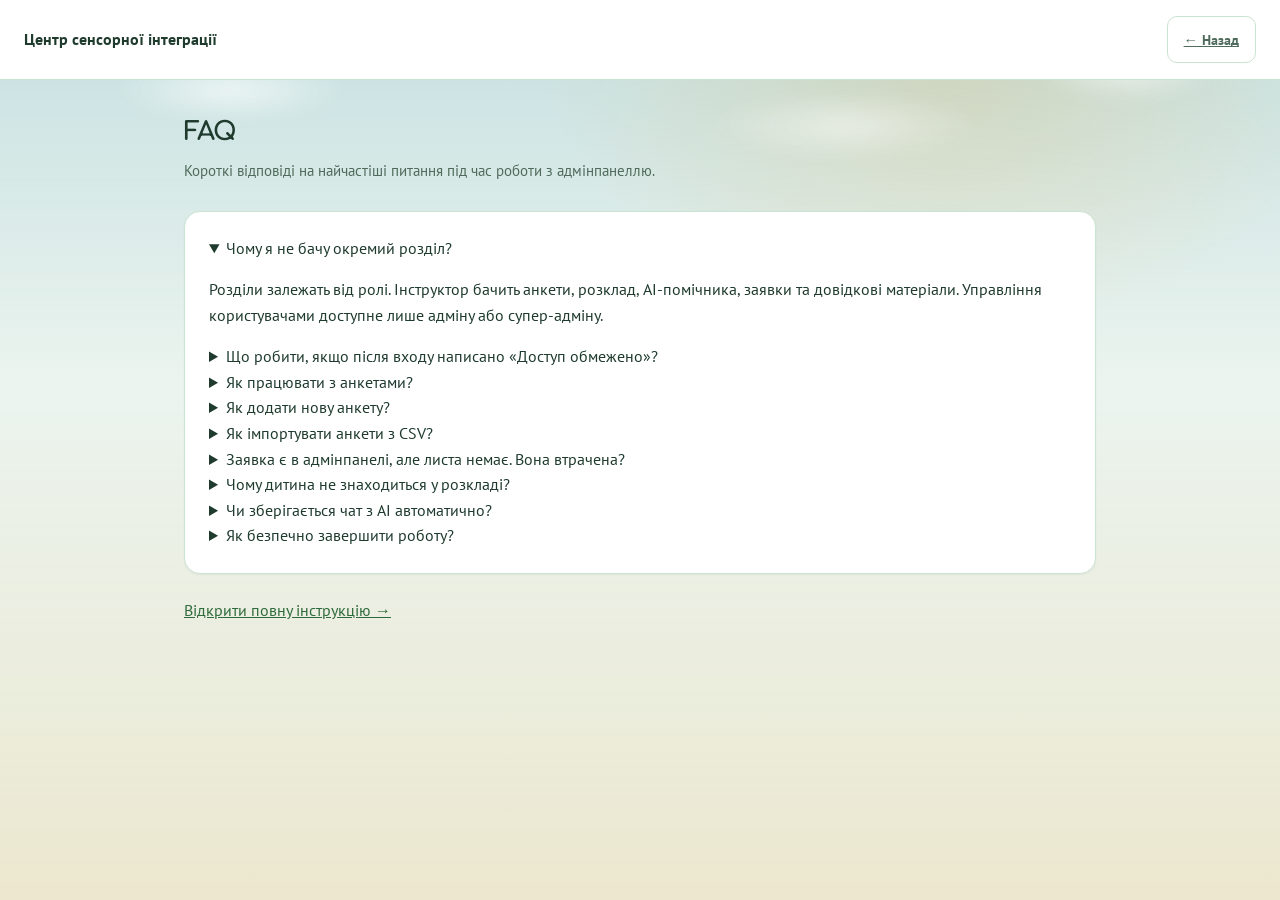
<file: admin/faq.html>
<!DOCTYPE html>
<html lang="uk">
<head>
<meta charset="UTF-8">
<meta name="viewport" content="width=device-width, initial-scale=1.0">
<meta name="robots" content="noindex, nofollow">
<title>FAQ — Центр сенсорної інтеграції</title>
<script>
(function(){
  try{
    var saved = localStorage.getItem('siteTheme');
    var theme = saved === 'light' || saved === 'cosmic' ? saved : 'light';
    document.documentElement.setAttribute('data-theme', theme);
  }catch(e){ document.documentElement.setAttribute('data-theme','light'); }
})();
</script>
<link rel="stylesheet" href="../assets/css/styles.css">
<link rel="stylesheet" href="../assets/css/admin.css">
</head>
<body class="admin-shell">
  <header class="admin-topbar">
    <div class="admin-topbar__row">
      <a class="admin-topbar__brand" href="dashboard.html">Центр сенсорної інтеграції</a>
    </div>
    <div class="admin-topbar__user">
      <a class="admin-btn admin-btn--ghost" href="dashboard.html">← Назад</a>
    </div>
  </header>

  <main class="admin-main admin-faq">
    <div class="dashboard-intro">
      <h1>FAQ</h1>
      <p class="admin-hint">Короткі відповіді на найчастіші питання під час роботи з адмінпанеллю.</p>
    </div>

    <section class="admin-section">
      <details open>
        <summary>Чому я не бачу окремий розділ?</summary>
        <p>Розділи залежать від ролі. Інструктор бачить анкети, розклад, AI-помічника, заявки та довідкові матеріали. Управління користувачами доступне лише адміну або супер-адміну.</p>
      </details>
      <details>
        <summary>Що робити, якщо після входу написано «Доступ обмежено»?</summary>
        <p>Зверніться до супер-адміна. Для вашого email має існувати профіль у системі та призначена роль.</p>
      </details>
      <details>
        <summary>Як працювати з анкетами?</summary>
        <p>Відкрийте картку «Анкети» на головній сторінці. У списку можна шукати дитину за прізвищем або ім'ям батьків, сортувати записи за колонками, відкривати повну анкету, переглядати історію версій, порівнювати версії та експортувати анкету у PDF.</p>
      </details>
      <details>
        <summary>Як додати нову анкету?</summary>
        <p>У розділі «Анкети» натисніть «Додати нову анкету», заповніть поля форми та натисніть «Надіслати анкету». Нова анкета з'явиться у загальному списку. Якщо для дитини вже є запис, система збереже нову версію і не видалить попередню.</p>
      </details>
      <details>
        <summary>Як імпортувати анкети з CSV?</summary>
        <p>Натисніть «Імпортувати CSV», виберіть файл експорту Google Forms, перевірте попередній перегляд і кількість рядків, потім натисніть «Імпортувати». Не імпортуйте той самий файл повторно без потреби.</p>
      </details>
      <details>
        <summary>Заявка є в адмінпанелі, але листа немає. Вона втрачена?</summary>
        <p>Ні. Заявка спочатку зберігається в базі, а email надсилається окремо. Відкрийте «Заявки на консультацію», перевірте статус і зв'яжіться з батьками телефоном.</p>
      </details>
      <details>
        <summary>Чому дитина не знаходиться у розкладі?</summary>
        <p>У розклад можна додавати лише дітей, для яких уже є анкета. Спочатку створіть анкету, потім повторіть пошук у клітинці розкладу.</p>
      </details>
      <details>
        <summary>Чи зберігається чат з AI автоматично?</summary>
        <p>Ні. Натисніть «Зберегти чат», якщо відповідь потрібна пізніше. Для клінічних рішень завжди перевіряйте висновки AI самостійно.</p>
      </details>
      <details>
        <summary>Як безпечно завершити роботу?</summary>
        <p>Натисніть «Вийти» у верхній панелі та закрийте вкладку браузера, особливо якщо це спільний комп'ютер.</p>
      </details>
    </section>

    <p class="admin-hint"><a href="ADMIN-GUIDE.md">Відкрити повну інструкцію →</a></p>
  </main>
</body>
</html>
</file>
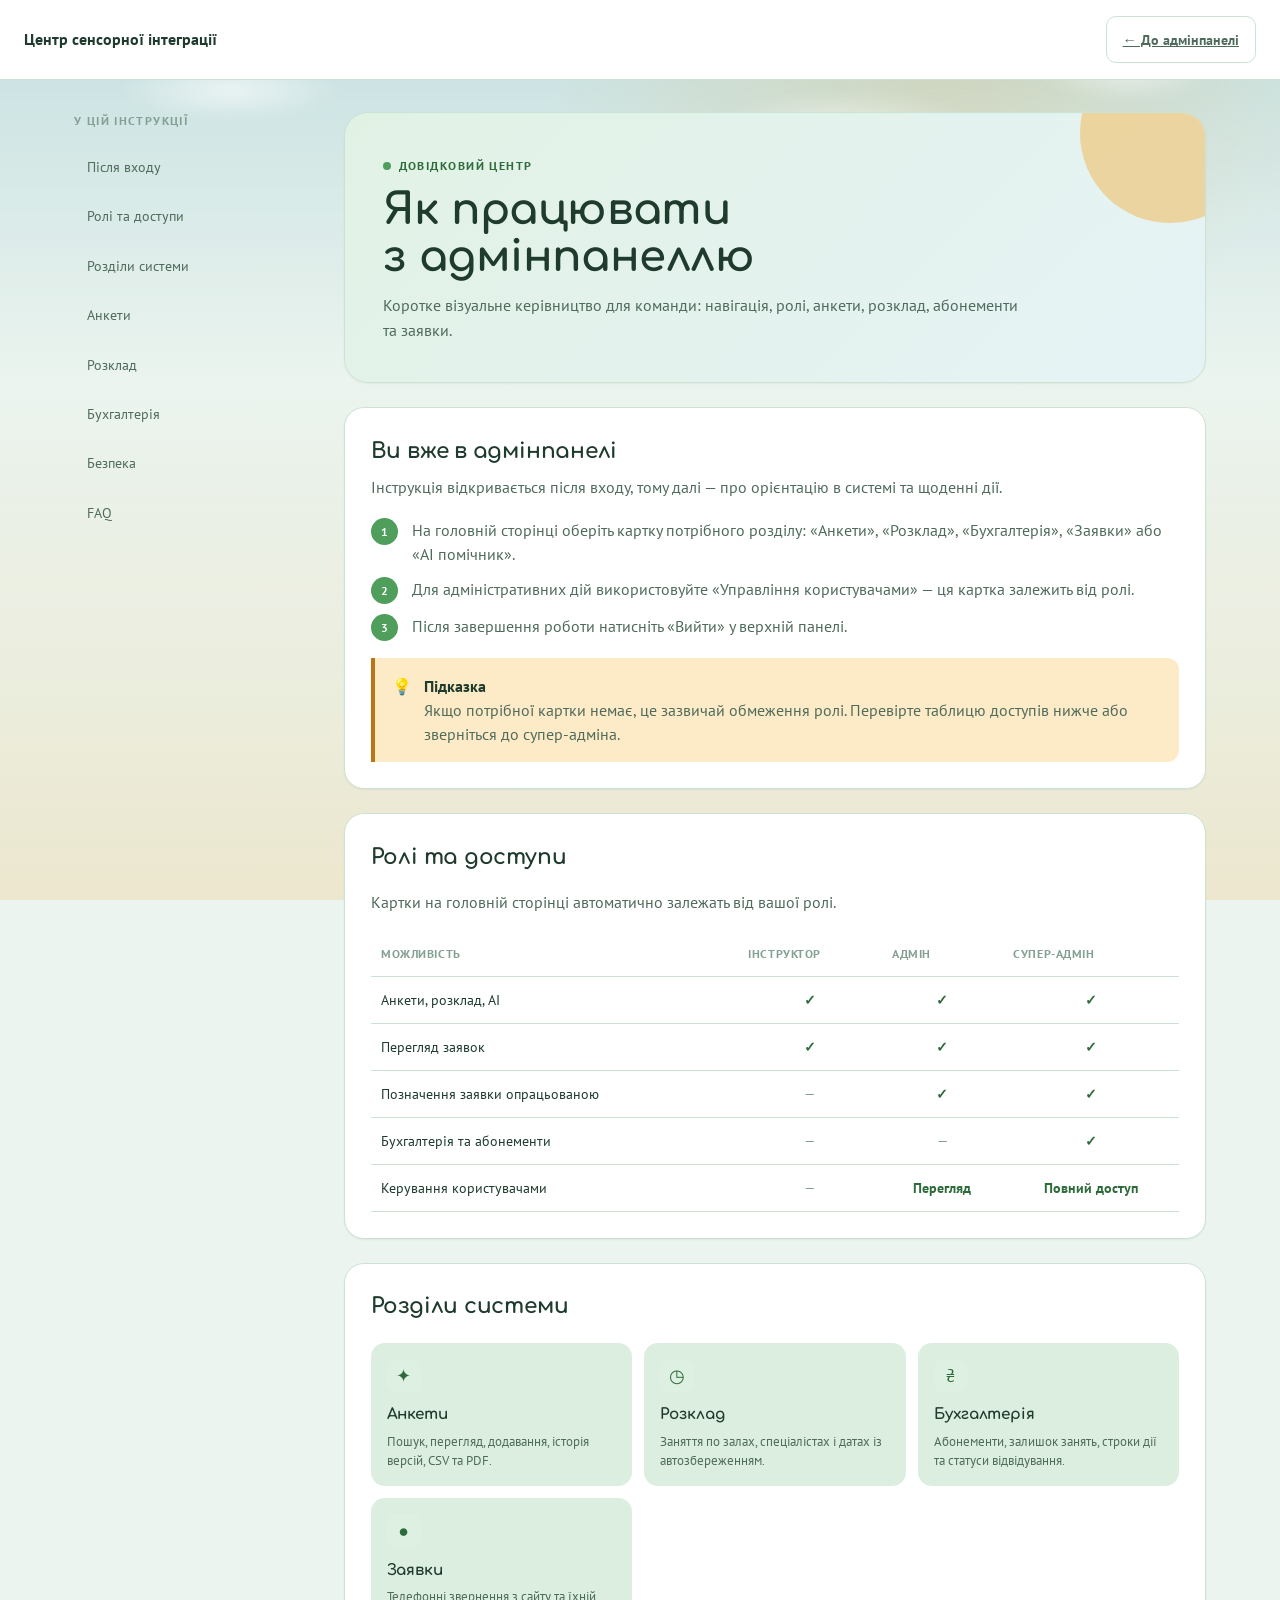
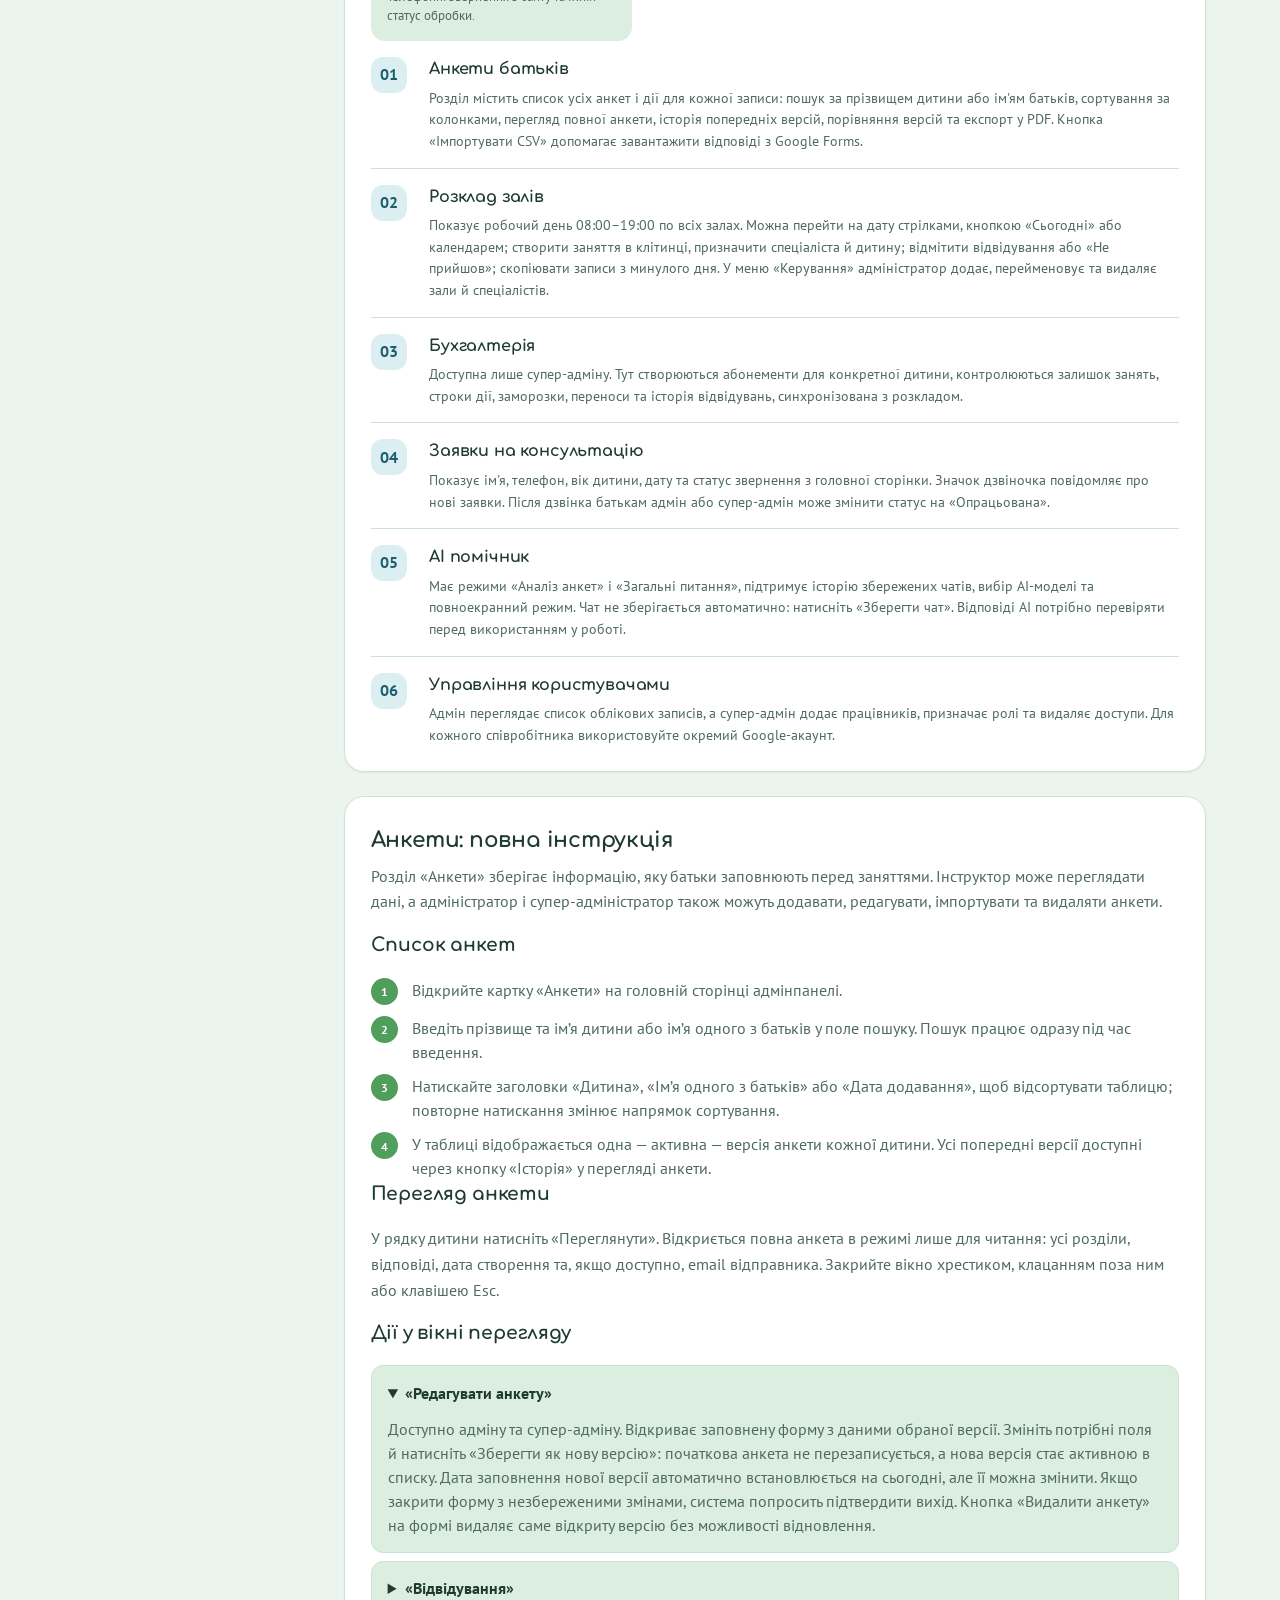
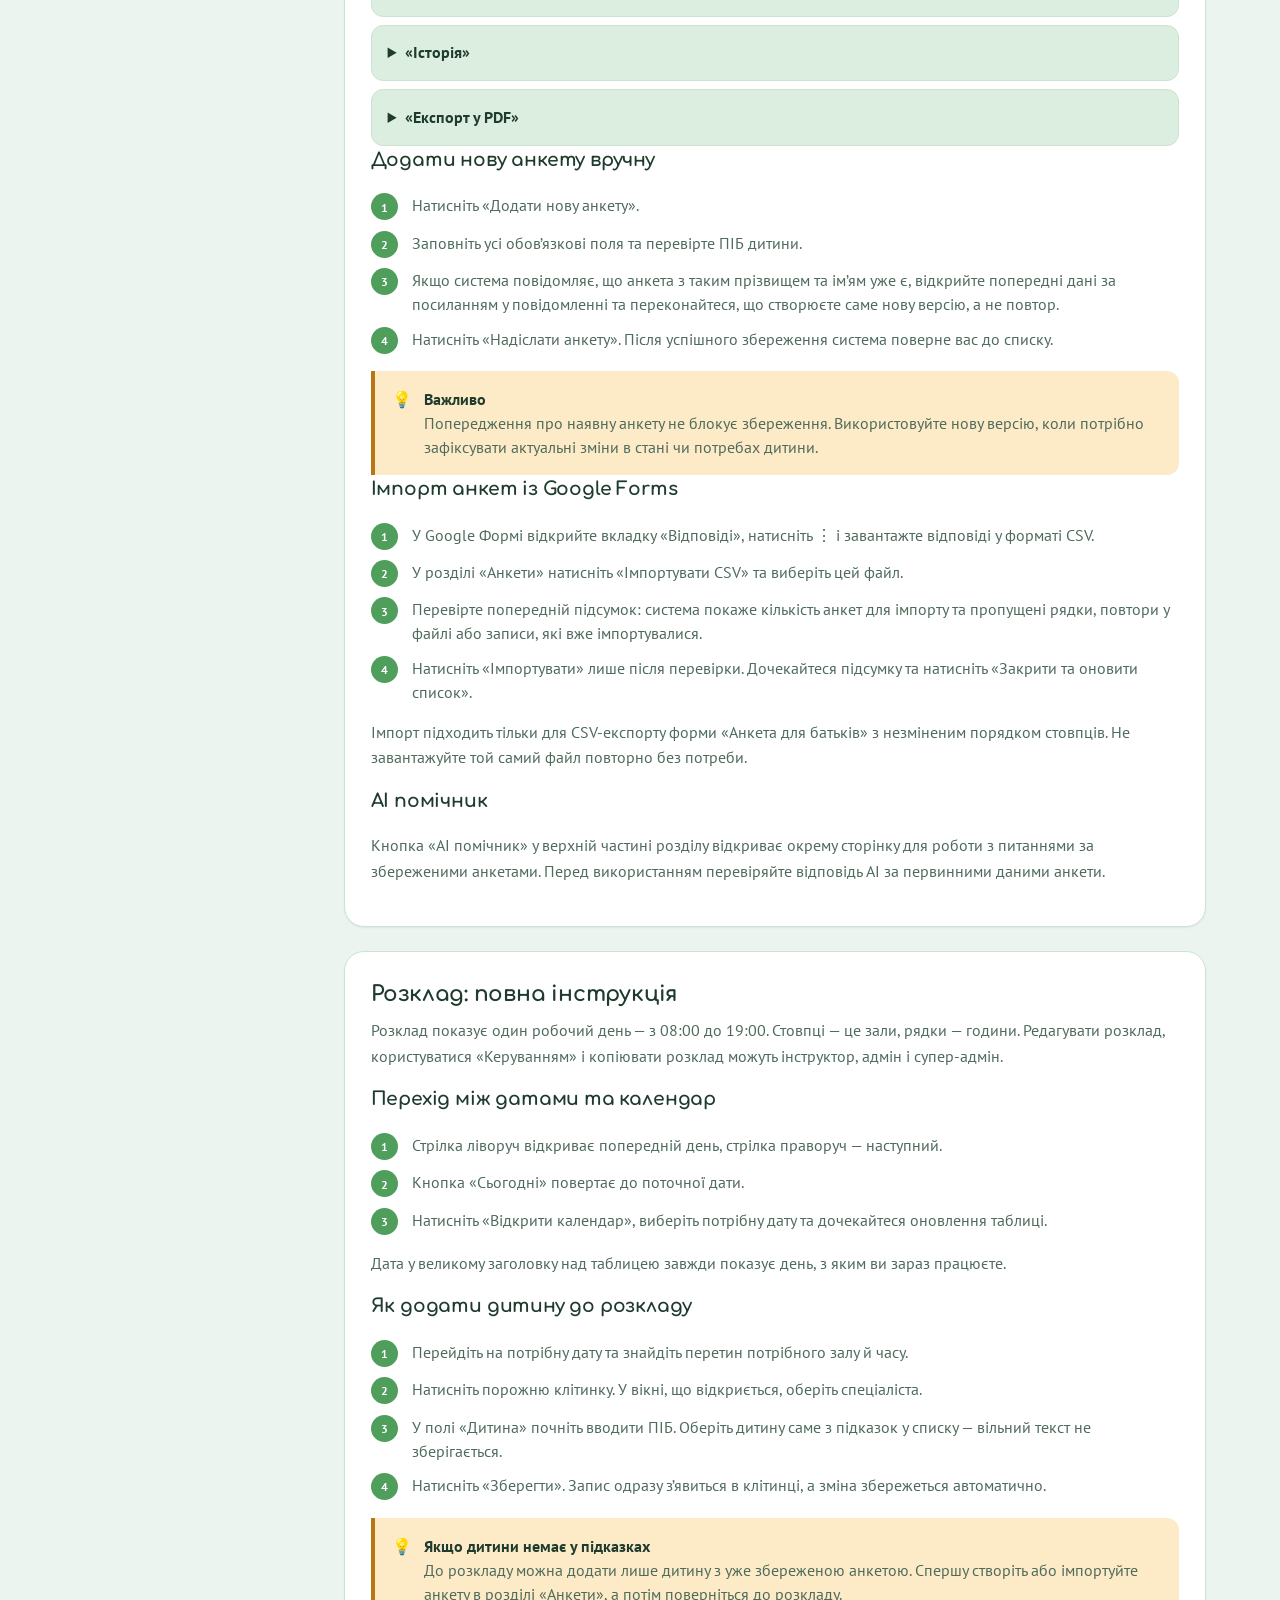
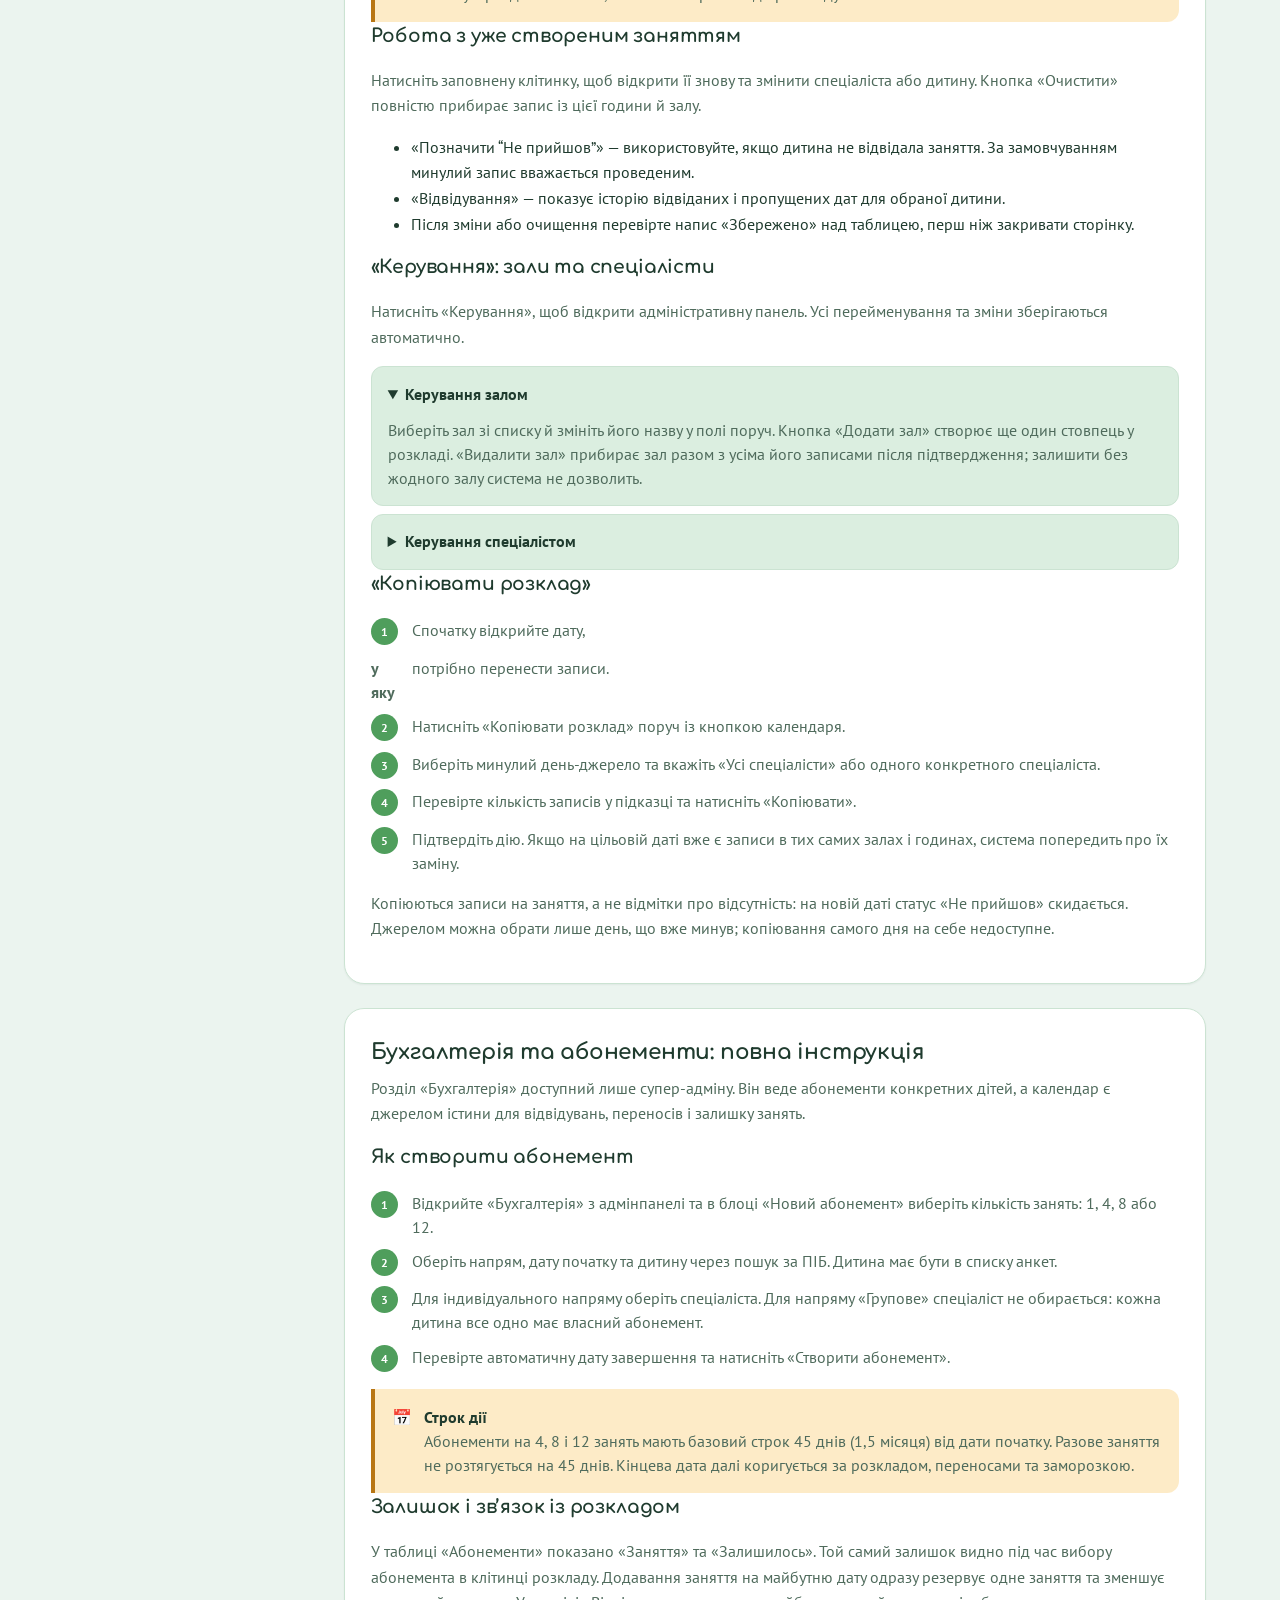
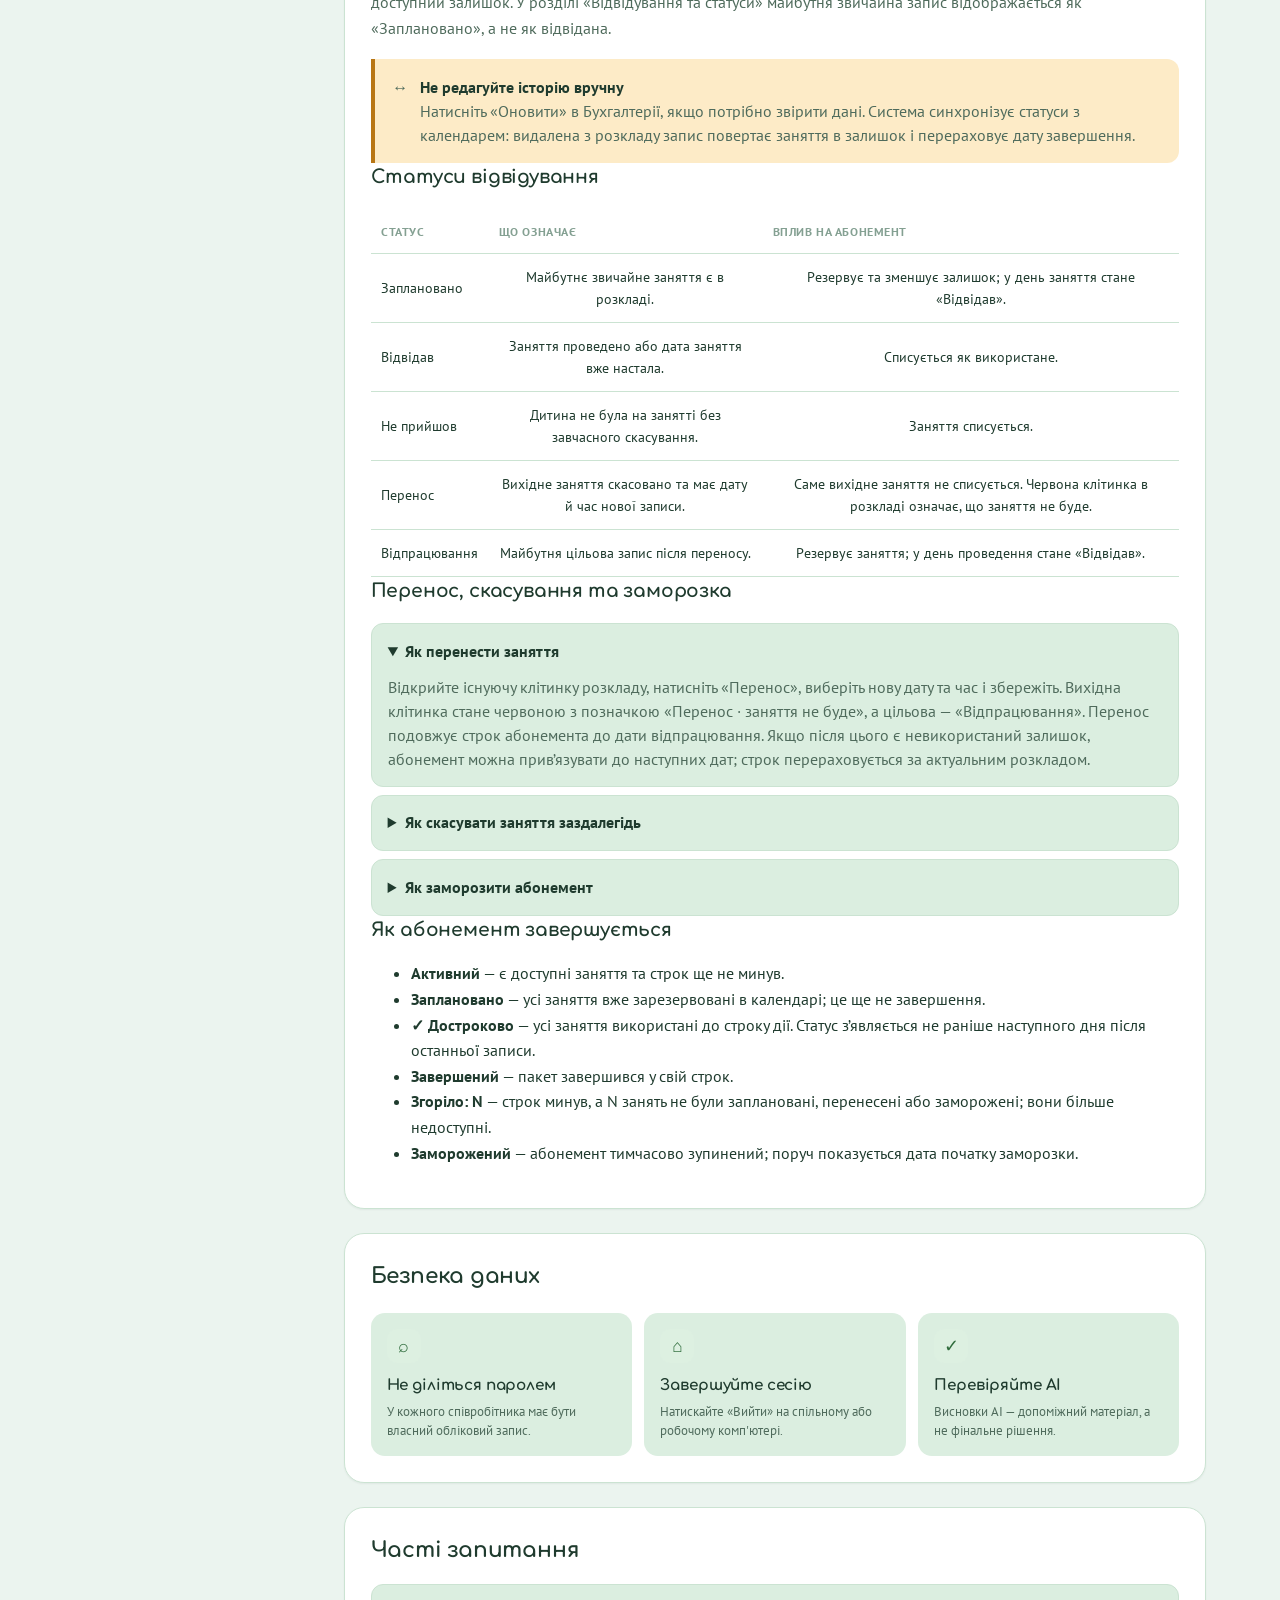
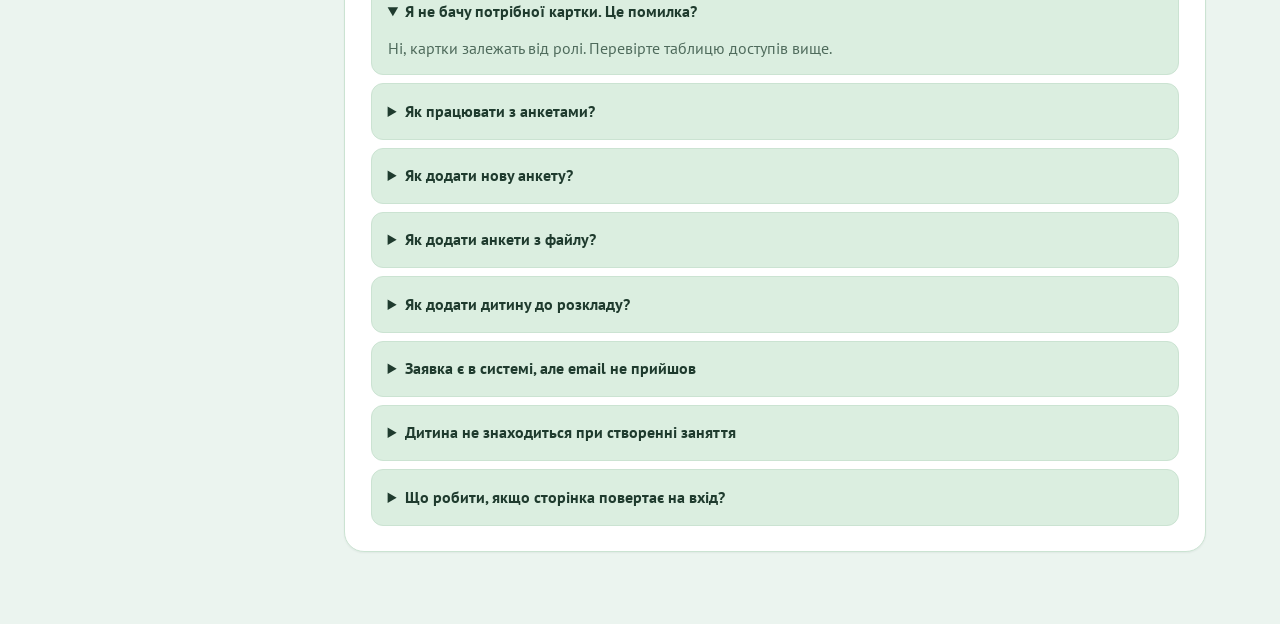
<file: admin/guide.html>
<!DOCTYPE html>
<html lang="uk">
<head>
<meta charset="UTF-8">
<meta name="viewport" content="width=device-width, initial-scale=1.0">
<meta name="robots" content="noindex, nofollow">
<title>Інструкція — Центр сенсорної інтеграції</title>
<script>
(function(){ try { var s = localStorage.getItem('siteTheme'); document.documentElement.setAttribute('data-theme', s === 'cosmic' ? 'cosmic' : 'light'); } catch(e) {} })();
</script>
<link rel="stylesheet" href="../assets/css/styles.css">
<link rel="stylesheet" href="../assets/css/admin.css">
<link rel="stylesheet" href="../assets/css/admin-guide.css">
</head>
<body class="admin-shell guide-shell">
  <header class="admin-topbar guide-topbar">
    <div class="admin-topbar__row"><a class="admin-topbar__brand" href="dashboard.html">Центр сенсорної інтеграції</a></div>
    <div class="admin-topbar__user"><a class="admin-btn admin-btn--ghost" href="dashboard.html">← До адмінпанелі</a></div>
  </header>

  <main class="admin-main guide-layout">
    <nav class="guide-sidebar" aria-label="Навігація інструкції">
      <p class="guide-sidebar__label">У цій інструкції</p>
      <a href="#start">Після входу</a>
      <a href="#roles">Ролі та доступи</a>
      <a href="#sections">Розділи системи</a>
      <a href="#anketas">Анкети</a>
      <a href="#schedule">Розклад</a>
      <a href="#accounting">Бухгалтерія</a>
      <a href="#security">Безпека</a>
      <a href="#faq">FAQ</a>
    </nav>

    <div class="guide-content">
      <section class="guide-hero">
        <div class="guide-eyebrow"><span></span> Довідковий центр</div>
        <h1>Як працювати з адмінпанеллю</h1>
        <p>Коротке візуальне керівництво для команди: навігація, ролі, анкети, розклад, абонементи та заявки.</p>
      </section>

      <section class="guide-section" id="start">
        <h2>Ви вже в адмінпанелі</h2>
        <p class="guide-section__lead">Інструкція відкривається після входу, тому далі — про орієнтацію в системі та щоденні дії.</p>
        <ol class="guide-steps">
          <li>На головній сторінці оберіть картку потрібного розділу: «Анкети», «Розклад», «Бухгалтерія», «Заявки» або «AI помічник».</li>
          <li>Для адміністративних дій використовуйте «Управління користувачами» — ця картка залежить від ролі.</li>
          <li>Після завершення роботи натисніть «Вийти» у верхній панелі.</li>
        </ol>
        <div class="guide-callout"><span>💡</span><div><strong>Підказка</strong>Якщо потрібної картки немає, це зазвичай обмеження ролі. Перевірте таблицю доступів нижче або зверніться до супер-адміна.</div></div>
      </section>

      <section class="guide-section" id="roles">
        <h2>Ролі та доступи</h2>
        <p>Картки на головній сторінці автоматично залежать від вашої ролі.</p>
        <div class="guide-table-wrap"><table class="guide-table"><thead><tr><th>Можливість</th><th>Інструктор</th><th>Адмін</th><th>Супер-адмін</th></tr></thead><tbody>
          <tr><td>Анкети, розклад, AI</td><td class="guide-check">✓</td><td class="guide-check">✓</td><td class="guide-check">✓</td></tr>
          <tr><td>Перегляд заявок</td><td class="guide-check">✓</td><td class="guide-check">✓</td><td class="guide-check">✓</td></tr>
          <tr><td>Позначення заявки опрацьованою</td><td class="guide-dash">—</td><td class="guide-check">✓</td><td class="guide-check">✓</td></tr>
          <tr><td>Бухгалтерія та абонементи</td><td class="guide-dash">—</td><td class="guide-dash">—</td><td class="guide-check">✓</td></tr>
          <tr><td>Керування користувачами</td><td class="guide-dash">—</td><td class="guide-check">Перегляд</td><td class="guide-check">Повний доступ</td></tr>
        </tbody></table></div>
      </section>

      <section class="guide-section" id="sections">
        <h2>Розділи системи</h2>
        <div class="guide-cards">
          <div class="guide-mini-card"><div class="guide-mini-card__icon">✦</div><h3>Анкети</h3><p>Пошук, перегляд, додавання, історія версій, CSV та PDF.</p></div>
          <div class="guide-mini-card"><div class="guide-mini-card__icon">◷</div><h3>Розклад</h3><p>Заняття по залах, спеціалістах і датах із автозбереженням.</p></div>
          <div class="guide-mini-card"><div class="guide-mini-card__icon">₴</div><h3>Бухгалтерія</h3><p>Абонементи, залишок занять, строки дії та статуси відвідування.</p></div>
          <div class="guide-mini-card"><div class="guide-mini-card__icon">●</div><h3>Заявки</h3><p>Телефонні звернення з сайту та їхній статус обробки.</p></div>
        </div>
        <div class="guide-feature"><div class="guide-feature__number">01</div><div><h3>Анкети батьків</h3><p>Розділ містить список усіх анкет і дії для кожної записи: пошук за прізвищем дитини або ім'ям батьків, сортування за колонками, перегляд повної анкети, історія попередніх версій, порівняння версій та експорт у PDF. Кнопка «Імпортувати CSV» допомагає завантажити відповіді з Google Forms.</p></div></div>
        <div class="guide-feature"><div class="guide-feature__number">02</div><div><h3>Розклад залів</h3><p>Показує робочий день 08:00–19:00 по всіх залах. Можна перейти на дату стрілками, кнопкою «Сьогодні» або календарем; створити заняття в клітинці, призначити спеціаліста й дитину; відмітити відвідування або «Не прийшов»; скопіювати записи з минулого дня. У меню «Керування» адміністратор додає, перейменовує та видаляє зали й спеціалістів.</p></div></div>
        <div class="guide-feature"><div class="guide-feature__number">03</div><div><h3>Бухгалтерія</h3><p>Доступна лише супер-адміну. Тут створюються абонементи для конкретної дитини, контролюються залишок занять, строки дії, заморозки, переноси та історія відвідувань, синхронізована з розкладом.</p></div></div>
        <div class="guide-feature"><div class="guide-feature__number">04</div><div><h3>Заявки на консультацію</h3><p>Показує ім'я, телефон, вік дитини, дату та статус звернення з головної сторінки. Значок дзвіночка повідомляє про нові заявки. Після дзвінка батькам адмін або супер-адмін може змінити статус на «Опрацьована».</p></div></div>
        <div class="guide-feature"><div class="guide-feature__number">05</div><div><h3>AI помічник</h3><p>Має режими «Аналіз анкет» і «Загальні питання», підтримує історію збережених чатів, вибір AI-моделі та повноекранний режим. Чат не зберігається автоматично: натисніть «Зберегти чат». Відповіді AI потрібно перевіряти перед використанням у роботі.</p></div></div>
        <div class="guide-feature"><div class="guide-feature__number">06</div><div><h3>Управління користувачами</h3><p>Адмін переглядає список облікових записів, а супер-адмін додає працівників, призначає ролі та видаляє доступи. Для кожного співробітника використовуйте окремий Google-акаунт.</p></div></div>
      </section>

      <section class="guide-section" id="anketas">
        <h2>Анкети: повна інструкція</h2>
        <p class="guide-section__lead">Розділ «Анкети» зберігає інформацію, яку батьки заповнюють перед заняттями. Інструктор може переглядати дані, а адміністратор і супер-адміністратор також можуть додавати, редагувати, імпортувати та видаляти анкети.</p>

        <h3>Список анкет</h3>
        <ol class="guide-steps">
          <li>Відкрийте картку «Анкети» на головній сторінці адмінпанелі.</li>
          <li>Введіть прізвище та ім’я дитини або ім’я одного з батьків у поле пошуку. Пошук працює одразу під час введення.</li>
          <li>Натискайте заголовки «Дитина», «Ім’я одного з батьків» або «Дата додавання», щоб відсортувати таблицю; повторне натискання змінює напрямок сортування.</li>
          <li>У таблиці відображається одна — активна — версія анкети кожної дитини. Усі попередні версії доступні через кнопку «Історія» у перегляді анкети.</li>
        </ol>

        <h3>Перегляд анкети</h3>
        <p>У рядку дитини натисніть «Переглянути». Відкриється повна анкета в режимі лише для читання: усі розділи, відповіді, дата створення та, якщо доступно, email відправника. Закрийте вікно хрестиком, клацанням поза ним або клавішею Esc.</p>

        <h3>Дії у вікні перегляду</h3>
        <div class="guide-faq">
          <details open><summary>«Редагувати анкету»</summary><p>Доступно адміну та супер-адміну. Відкриває заповнену форму з даними обраної версії. Змініть потрібні поля й натисніть «Зберегти як нову версію»: початкова анкета не перезаписується, а нова версія стає активною в списку. Дата заповнення нової версії автоматично встановлюється на сьогодні, але її можна змінити. Якщо закрити форму з незбереженими змінами, система попросить підтвердити вихід. Кнопка «Видалити анкету» на формі видаляє саме відкриту версію без можливості відновлення.</p></details>
          <details><summary>«Відвідування»</summary><p>Показує кількість і дати проведених занять цієї дитини за даними розкладу. Враховуються лише минулі дати: сьогоднішні та майбутні записи є планом і не потрапляють до підрахунку. Якщо на певну дату всі заняття позначені «Не прийшов», вона відображається окремо як пропуск. Якщо за один день заплановано кілька занять, дата зараховується як відвідана, коли дитина була хоча б на одному з них.</p></details>
          <details><summary>«Історія»</summary><p>Відкриває всі версії анкети цієї дитини, від новішої до старішої. Натисніть дату версії, щоб переглянути її. Позначте прапорцями дві або більше версій і натисніть «Порівняти обрані», щоб побачити лише поля, що змінилися. Адмін і супер-адмін можуть натиснути «Зробити активною», якщо для щоденної роботи потрібно повернути попередню версію. Вони також можуть видалити конкретну версію кнопкою ✕; перед цим обов’язково перевірте дату та зміст, бо дію не можна скасувати.</p></details>
          <details><summary>«Експорт у PDF»</summary><p>Створює та завантажує PDF із повним вмістом відкритої анкети. Ім’я файлу формується з ПІБ дитини. Зачекайте, поки текст кнопки «Генеруємо…» знову зміниться на «Експорт у PDF», і перевірте папку завантажень браузера. PDF містить чутливі дані — зберігайте його лише там, де доступ мають уповноважені працівники.</p></details>
        </div>

        <h3>Додати нову анкету вручну</h3>
        <ol class="guide-steps">
          <li>Натисніть «Додати нову анкету».</li>
          <li>Заповніть усі обов’язкові поля та перевірте ПІБ дитини.</li>
          <li>Якщо система повідомляє, що анкета з таким прізвищем та ім’ям уже є, відкрийте попередні дані за посиланням у повідомленні та переконайтеся, що створюєте саме нову версію, а не повтор.</li>
          <li>Натисніть «Надіслати анкету». Після успішного збереження система поверне вас до списку.</li>
        </ol>
        <div class="guide-callout"><span>💡</span><div><strong>Важливо</strong>Попередження про наявну анкету не блокує збереження. Використовуйте нову версію, коли потрібно зафіксувати актуальні зміни в стані чи потребах дитини.</div></div>

        <h3>Імпорт анкет із Google Forms</h3>
        <ol class="guide-steps">
          <li>У Google Формі відкрийте вкладку «Відповіді», натисніть ⋮ і завантажте відповіді у форматі CSV.</li>
          <li>У розділі «Анкети» натисніть «Імпортувати CSV» та виберіть цей файл.</li>
          <li>Перевірте попередній підсумок: система покаже кількість анкет для імпорту та пропущені рядки, повтори у файлі або записи, які вже імпортувалися.</li>
          <li>Натисніть «Імпортувати» лише після перевірки. Дочекайтеся підсумку та натисніть «Закрити та оновити список».</li>
        </ol>
        <p>Імпорт підходить тільки для CSV-експорту форми «Анкета для батьків» з незміненим порядком стовпців. Не завантажуйте той самий файл повторно без потреби.</p>

        <h3>AI помічник</h3>
        <p>Кнопка «AI помічник» у верхній частині розділу відкриває окрему сторінку для роботи з питаннями за збереженими анкетами. Перед використанням перевіряйте відповідь AI за первинними даними анкети.</p>
      </section>

      <section class="guide-section" id="schedule">
        <h2>Розклад: повна інструкція</h2>
        <p class="guide-section__lead">Розклад показує один робочий день — з 08:00 до 19:00. Стовпці — це зали, рядки — години. Редагувати розклад, користуватися «Керуванням» і копіювати розклад можуть інструктор, адмін і супер-адмін.</p>

        <h3>Перехід між датами та календар</h3>
        <ol class="guide-steps">
          <li>Стрілка ліворуч відкриває попередній день, стрілка праворуч — наступний.</li>
          <li>Кнопка «Сьогодні» повертає до поточної дати.</li>
          <li>Натисніть «Відкрити календар», виберіть потрібну дату та дочекайтеся оновлення таблиці.</li>
        </ol>
        <p>Дата у великому заголовку над таблицею завжди показує день, з яким ви зараз працюєте.</p>

        <h3>Як додати дитину до розкладу</h3>
        <ol class="guide-steps">
          <li>Перейдіть на потрібну дату та знайдіть перетин потрібного залу й часу.</li>
          <li>Натисніть порожню клітинку. У вікні, що відкриється, оберіть спеціаліста.</li>
          <li>У полі «Дитина» почніть вводити ПІБ. Оберіть дитину саме з підказок у списку — вільний текст не зберігається.</li>
          <li>Натисніть «Зберегти». Запис одразу з’явиться в клітинці, а зміна збережеться автоматично.</li>
        </ol>
        <div class="guide-callout"><span>💡</span><div><strong>Якщо дитини немає у підказках</strong>До розкладу можна додати лише дитину з уже збереженою анкетою. Спершу створіть або імпортуйте анкету в розділі «Анкети», а потім поверніться до розкладу.</div></div>

        <h3>Робота з уже створеним заняттям</h3>
        <p>Натисніть заповнену клітинку, щоб відкрити її знову та змінити спеціаліста або дитину. Кнопка «Очистити» повністю прибирає запис із цієї години й залу.</p>
        <ul>
          <li>«Позначити “Не прийшов”» — використовуйте, якщо дитина не відвідала заняття. За замовчуванням минулий запис вважається проведеним.</li>
          <li>«Відвідування» — показує історію відвіданих і пропущених дат для обраної дитини.</li>
          <li>Після зміни або очищення перевірте напис «Збережено» над таблицею, перш ніж закривати сторінку.</li>
        </ul>

        <h3>«Керування»: зали та спеціалісти</h3>
        <p>Натисніть «Керування», щоб відкрити адміністративну панель. Усі перейменування та зміни зберігаються автоматично.</p>
        <div class="guide-faq">
          <details open><summary>Керування залом</summary><p>Виберіть зал зі списку й змініть його назву у полі поруч. Кнопка «Додати зал» створює ще один стовпець у розкладі. «Видалити зал» прибирає зал разом з усіма його записами після підтвердження; залишити без жодного залу система не дозволить.</p></details>
          <details><summary>Керування спеціалістом</summary><p>Виберіть спеціаліста, змініть його ім’я або натисніть «Додати спеціаліста», щоб він з’явився у списку під час створення заняття. «Видалити спеціаліста» прибирає його зі списку. Існуючі записи з дитиною не видаляються, але в них спеціаліст буде позначений як «Без спеціаліста».</p></details>
        </div>

        <h3>«Копіювати розклад»</h3>
        <ol class="guide-steps">
          <li>Спочатку відкрийте дату, <strong>у яку</strong> потрібно перенести записи.</li>
          <li>Натисніть «Копіювати розклад» поруч із кнопкою календаря.</li>
          <li>Виберіть минулий день-джерело та вкажіть «Усі спеціалісти» або одного конкретного спеціаліста.</li>
          <li>Перевірте кількість записів у підказці та натисніть «Копіювати».</li>
          <li>Підтвердіть дію. Якщо на цільовій даті вже є записи в тих самих залах і годинах, система попередить про їх заміну.</li>
        </ol>
        <p>Копіюються записи на заняття, а не відмітки про відсутність: на новій даті статус «Не прийшов» скидається. Джерелом можна обрати лише день, що вже минув; копіювання самого дня на себе недоступне.</p>
      </section>

      <section class="guide-section" id="accounting">
        <h2>Бухгалтерія та абонементи: повна інструкція</h2>
        <p class="guide-section__lead">Розділ «Бухгалтерія» доступний лише супер-адміну. Він веде абонементи конкретних дітей, а календар є джерелом істини для відвідувань, переносів і залишку занять.</p>

        <h3>Як створити абонемент</h3>
        <ol class="guide-steps">
          <li>Відкрийте «Бухгалтерія» з адмінпанелі та в блоці «Новий абонемент» виберіть кількість занять: 1, 4, 8 або 12.</li>
          <li>Оберіть напрям, дату початку та дитину через пошук за ПІБ. Дитина має бути в списку анкет.</li>
          <li>Для індивідуального напряму оберіть спеціаліста. Для напряму «Групове» спеціаліст не обирається: кожна дитина все одно має власний абонемент.</li>
          <li>Перевірте автоматичну дату завершення та натисніть «Створити абонемент».</li>
        </ol>
        <div class="guide-callout"><span>📅</span><div><strong>Строк дії</strong>Абонементи на 4, 8 і 12 занять мають базовий строк 45 днів (1,5 місяця) від дати початку. Разове заняття не розтягується на 45 днів. Кінцева дата далі коригується за розкладом, переносами та заморозкою.</div></div>

        <h3>Залишок і зв’язок із розкладом</h3>
        <p>У таблиці «Абонементи» показано «Заняття» та «Залишилось». Той самий залишок видно під час вибору абонемента в клітинці розкладу. Додавання заняття на майбутню дату одразу резервує одне заняття та зменшує доступний залишок. У розділі «Відвідування та статуси» майбутня звичайна запис відображається як «Заплановано», а не як відвідана.</p>
        <div class="guide-callout"><span>↔</span><div><strong>Не редагуйте історію вручну</strong>Натисніть «Оновити» в Бухгалтерії, якщо потрібно звірити дані. Система синхронізує статуси з календарем: видалена з розкладу запис повертає заняття в залишок і перераховує дату завершення.</div></div>

        <h3>Статуси відвідування</h3>
        <div class="guide-table-wrap"><table class="guide-table"><thead><tr><th>Статус</th><th>Що означає</th><th>Вплив на абонемент</th></tr></thead><tbody>
          <tr><td>Заплановано</td><td>Майбутнє звичайне заняття є в розкладі.</td><td>Резервує та зменшує залишок; у день заняття стане «Відвідав».</td></tr>
          <tr><td>Відвідав</td><td>Заняття проведено або дата заняття вже настала.</td><td>Списується як використане.</td></tr>
          <tr><td>Не прийшов</td><td>Дитина не була на занятті без завчасного скасування.</td><td>Заняття списується.</td></tr>
          <tr><td>Перенос</td><td>Вихідне заняття скасовано та має дату й час нової записи.</td><td>Саме вихідне заняття не списується. Червона клітинка в розкладі означає, що заняття не буде.</td></tr>
          <tr><td>Відпрацювання</td><td>Майбутня цільова запис після переносу.</td><td>Резервує заняття; у день проведення стане «Відвідав».</td></tr>
        </tbody></table></div>

        <h3>Перенос, скасування та заморозка</h3>
        <div class="guide-faq">
          <details open><summary>Як перенести заняття</summary><p>Відкрийте існуючу клітинку розкладу, натисніть «Перенос», виберіть нову дату та час і збережіть. Вихідна клітинка стане червоною з позначкою «Перенос · заняття не буде», а цільова — «Відпрацювання». Перенос подовжує строк абонемента до дати відпрацювання. Якщо після цього є невикористаний залишок, абонемент можна прив’язувати до наступних дат; строк перераховується за актуальним розкладом.</p></details>
          <details><summary>Як скасувати заняття заздалегідь</summary><p>Відкрийте клітинку та натисніть «Очистити». Запис зникне з календаря, резерв з абонемента повернеться, а кінцева дата буде перерахована за рештою записів. Використовуйте «Очистити» лише коли заняття справді скасоване, а не перенесене.</p></details>
          <details><summary>Як заморозити абонемент</summary><p>У Бухгалтерії або в клітинці з обраним абонементом натисніть «Заморозити». Від цієї дати строк дії та списання занять зупиняються: заморожений абонемент не можна додати до нової записи в розкладі. Натисніть «Розморозити», коли дитина повернеться. До кінцевої дати буде додано фактичну кількість календарних днів заморозки, а збережений залишок занять знову стане доступним.</p></details>
        </div>

        <h3>Як абонемент завершується</h3>
        <ul>
          <li><strong>Активний</strong> — є доступні заняття та строк ще не минув.</li>
          <li><strong>Заплановано</strong> — усі заняття вже зарезервовані в календарі; це ще не завершення.</li>
          <li><strong>✓ Достроково</strong> — усі заняття використані до строку дії. Статус з’являється не раніше наступного дня після останньої записи.</li>
          <li><strong>Завершений</strong> — пакет завершився у свій строк.</li>
          <li><strong>Згоріло: N</strong> — строк минув, а N занять не були заплановані, перенесені або заморожені; вони більше недоступні.</li>
          <li><strong>Заморожений</strong> — абонемент тимчасово зупинений; поруч показується дата початку заморозки.</li>
        </ul>
      </section>

      <section class="guide-section" id="security">
        <h2>Безпека даних</h2>
        <div class="guide-cards">
          <div class="guide-mini-card"><div class="guide-mini-card__icon">⌕</div><h3>Не діліться паролем</h3><p>У кожного співробітника має бути власний обліковий запис.</p></div>
          <div class="guide-mini-card"><div class="guide-mini-card__icon">⌂</div><h3>Завершуйте сесію</h3><p>Натискайте «Вийти» на спільному або робочому комп'ютері.</p></div>
          <div class="guide-mini-card"><div class="guide-mini-card__icon">✓</div><h3>Перевіряйте AI</h3><p>Висновки AI — допоміжний матеріал, а не фінальне рішення.</p></div>
        </div>
      </section>

      <section class="guide-section" id="faq">
        <h2>Часті запитання</h2>
        <div class="guide-faq">
          <details open><summary>Я не бачу потрібної картки. Це помилка?</summary><p>Ні, картки залежать від ролі. Перевірте таблицю доступів вище.</p></details>
          <details><summary>Як працювати з анкетами?</summary><p>Відкрийте розділ «Анкети», знайдіть дитину за ПІБ або батьків за ім’ям і натисніть «Переглянути». Детальні дії «Редагувати анкету», «Відвідування», «Історія» та «Експорт у PDF» описані у розділі «Анкети: повна інструкція» вище.</p></details>
          <details><summary>Як додати нову анкету?</summary><p>Кнопка «Додати нову анкету» доступна адміну та супер-адміну. Заповніть обов’язкові поля й надішліть форму. Якщо для дитини вже є анкети, попередження допоможе перевірити їх перед збереженням нової версії.</p></details>
          <details><summary>Як додати анкети з файлу?</summary><p>Натисніть «Імпортувати CSV», виберіть CSV-файл із Google Forms, перевірте попередній перегляд і лише потім натисніть «Імпортувати». Не завантажуйте той самий файл повторно, щоб не створювати дублікати.</p></details>
          <details><summary>Як додати дитину до розкладу?</summary><p>Відкрийте потрібну дату, натисніть клітинку залу й години, оберіть спеціаліста, знайдіть дитину за ПІБ та оберіть її з підказок. Якщо підказок немає, спершу створіть анкету дитини.</p></details>
          <details><summary>Заявка є в системі, але email не прийшов</summary><p>Заявка спочатку зберігається в адмінпанелі, а email надсилається окремо. Перевірте розділ «Заявки» та папку «Спам».</p></details>
          <details><summary>Дитина не знаходиться при створенні заняття</summary><p>До розкладу можна додати лише дитину, для якої вже створена анкета.</p></details>
          <details><summary>Що робити, якщо сторінка повертає на вхід?</summary><p>Сесія могла завершитися. Увійдіть знову; якщо проблема повторюється, зверніться до супер-адміна.</p></details>
        </div>
      </section>
    </div>
  </main>
</body>
</html>
</file>
<file: assets/css/styles.css>
/* =========================================================
   Центр сенсорной интеграции — design tokens & components
   See /design-system/sensory-integration/MASTER.md for rationale.
   ========================================================= */

@font-face{
  font-family:'Comfortaa';
  font-weight:500;
  font-style:normal;
  src:url('../fonts/Comfortaa-Medium.ttf') format('truetype');
  font-display:swap;
}
@font-face{
  font-family:'Comfortaa';
  font-weight:700;
  font-style:normal;
  src:url('../fonts/Comfortaa-Bold.ttf') format('truetype');
  font-display:swap;
}
@font-face{
  font-family:'PT Sans';
  font-weight:400;
  font-style:normal;
  src:url('../fonts/PTSans-Regular.ttf') format('truetype');
  font-display:swap;
}
@font-face{
  font-family:'PT Sans';
  font-weight:700;
  font-style:normal;
  src:url('../fonts/PTSans-Bold.ttf') format('truetype');
  font-display:swap;
}

:root{
  /* Landscape theme — a calm valley view: sky, sun, mountains, water, field,
     all in one scene. Saturated enough to feel alive, still soft-edged. */
  --color-bg:#EBF4EF;
  --color-surface:#FFFFFF;
  --color-surface-alt:#DBEEE0;
  --color-ink:#1F3B2E;
  --color-ink-soft:#4F6B5C;
  --color-ink-faint:#84A092;
  --color-sage:#4F9E5C;
  --color-sage-deep:#2E6B3B;
  --color-sage-tint:#DDF0E1;
  --color-sky:#2E8FA8;
  --color-sky-deep:#1C5D70;
  --color-sky-tint:#DBEEF2;
  --color-apricot:#F5A623;
  --color-apricot-deep:#B87614;
  --color-apricot-tint:#FDEBC7;
  --color-border:#CBE3D2;
  --color-destructive:#C4432E;
  --on-apricot:#3A2200;
  --shadow-sm:0 1px 2px rgba(31,59,46,.06);
  --shadow-md:0 8px 24px -12px rgba(31,59,46,.16);
  --shadow-lg:0 24px 48px -20px rgba(31,59,46,.22);

  /* Text color for anything sitting on a solid sage/sage-deep fill
     (lang switch active state, mission card, price badge, final CTA).
     Light theme fills are dark, so this stays white; the cosmic theme
     below flips it to a dark ink since its fills are pale mint. */
  --on-accent-fill:#fff;
  /* Translucent panel for the contact form sitting on top of the final CTA block */
  --color-panel-overlay-bg:rgba(255,255,255,.08);
  --color-panel-overlay-border:rgba(255,255,255,.2);
  --color-panel-input-border:rgba(255,255,255,.3);

  --radius-s:6px;
  --radius-m:14px;
  --radius-l:28px;
  --radius-full:999px;

  --space-xs:6px;
  --space-sm:12px;
  --space-md:24px;
  --space-lg:40px;
  --space-xl:64px;
  --space-2xl:96px;
  --space-3xl:140px;

  --content-w:1180px;
  --measure:66ch;

  color-scheme:light;
}

/* Light theme is the default palette above; this makes it explicit
   for when data-theme="light" is set directly on the root. */
:root[data-theme="light"]{
  --color-bg:#EBF4EF;
  --color-surface:#FFFFFF;
  --color-surface-alt:#DBEEE0;
  --color-ink:#1F3B2E;
  --color-ink-soft:#4F6B5C;
  --color-ink-faint:#84A092;
  --color-sage:#4F9E5C;
  --color-sage-deep:#2E6B3B;
  --color-sage-tint:#DDF0E1;
  --color-sky:#2E8FA8;
  --color-sky-deep:#1C5D70;
  --color-sky-tint:#DBEEF2;
  --color-apricot:#F5A623;
  --color-apricot-deep:#B87614;
  --color-apricot-tint:#FDEBC7;
  --color-border:#CBE3D2;
  --color-destructive:#C4432E;
  --on-apricot:#3A2200;
  --on-accent-fill:#fff;
  --color-panel-overlay-bg:rgba(255,255,255,.08);
  --color-panel-overlay-border:rgba(255,255,255,.2);
  --color-panel-input-border:rgba(255,255,255,.3);
  --shadow-sm:0 1px 2px rgba(31,59,46,.06);
  --shadow-md:0 8px 24px -12px rgba(31,59,46,.16);
  --shadow-lg:0 24px 48px -20px rgba(31,59,46,.22);
  color-scheme:light;
}

/* Cosmic theme — soft nebula palette. Deep indigo base, gentle glow accents.
   Kept deliberately low-contrast/no-flash for sensory-sensitive visitors.
   Ported from the cosmic-design exploration branch. */
:root[data-theme="cosmic"]{
  --color-bg:#12142B;
  --color-surface:#1B1E3F;
  --color-surface-alt:#1F2249;
  --color-ink:#ECEAF7;
  --color-ink-soft:#B9B7D9;
  --color-ink-faint:#8886B0;
  --color-sage:#7FE3C7;
  --color-sage-deep:#BEF2E1;
  --color-sage-tint:#1E3A38;
  --color-sky:#9CB8FF;
  --color-sky-deep:#D6E0FF;
  --color-sky-tint:#242C55;
  --color-apricot:#F5C86B;
  --color-apricot-deep:#FADE9E;
  --color-apricot-tint:#362B1E;
  --color-border:#33365E;
  --color-destructive:#FF8A80;
  --on-apricot:#241708;
  --on-accent-fill:#141731;
  --color-panel-overlay-bg:rgba(20,23,49,.12);
  --color-panel-overlay-border:rgba(20,23,49,.22);
  --color-panel-input-border:rgba(20,23,49,.3);
  --shadow-sm:0 1px 2px rgba(4,4,20,.4);
  --shadow-md:0 8px 24px -12px rgba(4,4,20,.6);
  --shadow-lg:0 24px 48px -20px rgba(4,4,20,.7);
  color-scheme:dark;
}

*,*::before,*::after{ box-sizing:border-box; }
html{ scroll-behavior:smooth; }
@media (prefers-reduced-motion:reduce){ html{ scroll-behavior:auto; } }

body{
  margin:0;
  background:var(--color-bg);
  color:var(--color-ink);
  font-family:'PT Sans','Segoe UI',sans-serif;
  font-size:16px;
  line-height:1.6;
  -webkit-font-smoothing:antialiased;
  overflow-x:hidden;
  position:relative;
  transition:background-color .3s ease, color .3s ease;
}
@media (prefers-reduced-motion:reduce){ body{ transition:none; } }
/* soft open-sky wash behind the whole page — blue sky fading toward a warm sunlit horizon */
body::before{
  content:"";
  position:fixed; inset:0; z-index:-2; pointer-events:none;
  background:
    linear-gradient(180deg, rgba(46,143,168,.20) 0%, rgba(235,244,239,0) 42%, rgba(245,166,35,.10) 82%, rgba(245,166,35,.16) 100%),
    radial-gradient(650px 450px at 74% 6%, rgba(245,166,35,.22), transparent 62%);
}

/* soft drifting clouds high in the sky — respects prefers-reduced-motion */
body::after{
  content:"";
  position:fixed; inset:0; z-index:-1; pointer-events:none;
  background-image:
    radial-gradient(160px 46px at 18% 10%, rgba(255,255,255,.6), transparent 70%),
    radial-gradient(120px 40px at 40% 5%, rgba(255,255,255,.5), transparent 70%),
    radial-gradient(190px 50px at 66% 14%, rgba(255,255,255,.45), transparent 70%),
    radial-gradient(130px 42px at 88% 8%, rgba(255,255,255,.5), transparent 70%);
  filter:blur(6px);
  animation:cloudDrift 90s ease-in-out infinite;
}
@keyframes cloudDrift{ 0%,100%{ transform:translateX(0); } 50%{ transform:translateX(2.5%); } }
@media (prefers-reduced-motion:reduce){ body::after{ animation:none; } }

/* Cosmic theme swaps the sky wash for a nebula glow, and the drifting
   clouds for a gentle, slow-twinkling starfield. */
:root[data-theme="cosmic"] body::before{
  background:
    radial-gradient(1100px 750px at 12% -8%, rgba(127,227,199,.16), transparent 60%),
    radial-gradient(1000px 700px at 92% 8%, rgba(156,184,255,.18), transparent 60%),
    radial-gradient(900px 800px at 50% 105%, rgba(245,200,107,.10), transparent 60%);
}
:root[data-theme="cosmic"] body::after{
  background-image:
    radial-gradient(1.6px 1.6px at 10% 15%, rgba(236,234,247,.8), transparent 60%),
    radial-gradient(1.2px 1.2px at 25% 60%, rgba(236,234,247,.6), transparent 60%),
    radial-gradient(1.8px 1.8px at 40% 30%, rgba(236,234,247,.7), transparent 60%),
    radial-gradient(1.2px 1.2px at 55% 80%, rgba(236,234,247,.55), transparent 60%),
    radial-gradient(1.6px 1.6px at 70% 20%, rgba(236,234,247,.75), transparent 60%),
    radial-gradient(1.2px 1.2px at 85% 65%, rgba(236,234,247,.6), transparent 60%),
    radial-gradient(1.4px 1.4px at 95% 40%, rgba(236,234,247,.65), transparent 60%),
    radial-gradient(1.2px 1.2px at 5% 85%, rgba(236,234,247,.55), transparent 60%),
    radial-gradient(1.6px 1.6px at 62% 5%, rgba(236,234,247,.7), transparent 60%),
    radial-gradient(1.2px 1.2px at 33% 95%, rgba(236,234,247,.55), transparent 60%);
  background-repeat:repeat;
  background-size:340px 340px;
  filter:none;
  opacity:.5;
  animation:starTwinkle 7s ease-in-out infinite alternate;
}
@keyframes starTwinkle{ 0%{ opacity:.35; } 100%{ opacity:.6; } }
@media (prefers-reduced-motion:reduce){
  :root[data-theme="cosmic"] body::after{ animation:none; opacity:.5; }
}

img{ max-width:100%; display:block; }
a{ color:var(--color-sage-deep); }
:focus-visible{ outline:3px solid var(--color-sky); outline-offset:3px; border-radius:4px; }

h1,h2,h3,.font-display{
  font-family:'Comfortaa','PT Sans',sans-serif;
  font-weight:700;
  letter-spacing:-.01em;
  text-wrap:balance;
  margin:0;
  color:var(--color-ink);
}

.wrap{ max-width:var(--content-w); margin:0 auto; padding:0 32px; }
.section{ padding:var(--space-3xl) 0; position:relative; scroll-margin-top:80px; }
.section-alt{ background:var(--color-surface-alt); }
.section-head{ max-width:var(--measure); margin:0 0 var(--space-lg); }
.eyebrow{
  display:inline-flex; align-items:center; gap:8px;
  font-size:12px; font-weight:700; letter-spacing:.1em; text-transform:uppercase;
  color:var(--color-sage-deep); background:var(--color-sage-tint);
  padding:6px 14px; border-radius:var(--radius-full); margin-bottom:16px;
}
.section-head h2{ font-size:clamp(24px,3vw,32px); margin-bottom:12px; }
.section-head p{ color:var(--color-ink-soft); font-size:16px; max-width:var(--measure); }

/* ---------- Header ---------- */
.site-header{
  position:sticky; top:0; z-index:50;
  background:color-mix(in srgb, var(--color-bg) 88%, transparent);
  backdrop-filter:blur(10px);
  border-bottom:1px solid var(--color-border);
  transition:background-color .3s ease, border-color .3s ease;
}
.site-header .wrap{ display:flex; align-items:center; justify-content:space-between; height:76px; }
.brand{
  display:flex; align-items:center; gap:10px;
  font-family:'Comfortaa',sans-serif; font-weight:700; font-size:16px; color:var(--color-ink);
  text-decoration:none;
}
.brand-mark{ width:34px; height:34px; border-radius:50%; object-fit:cover; flex:none; }
.nav{ display:flex; align-items:center; gap:22px; }
.nav a{
  font-size:14.5px; font-weight:700; color:var(--color-ink-soft); text-decoration:none;
  transition:color .2s ease;
}
.nav a:hover{ color:var(--color-sage-deep); }
/* .nav a above (class+element) outranks .btn-primary's color (a single
   class) by specificity for the mobile CTA link, which carries both —
   without this it rendered as low-contrast ink-soft text on the gold
   button background instead of the intended dark text, worst in cosmic
   theme where ink-soft is a pale lavender. */
.nav a.btn-primary{ color:var(--on-apricot); }
.header-actions{ display:flex; align-items:center; gap:14px; }
.header-phone{ font-size:14px; font-weight:700; color:var(--color-ink); text-decoration:none; white-space:nowrap; }

.lang-switch{
  display:flex; align-items:center; gap:2px;
  background:var(--color-surface-alt); border:1px solid var(--color-border);
  border-radius:var(--radius-full); padding:3px;
}
.lang-btn{
  appearance:none; border:none; background:transparent; cursor:pointer;
  font-family:'PT Sans',sans-serif; font-weight:700; font-size:12.5px; letter-spacing:.02em;
  color:var(--color-ink-faint); padding:6px 11px; border-radius:var(--radius-full);
  min-height:28px; transition:background .2s ease, color .2s ease;
}
.lang-btn:hover{ color:var(--color-ink); }
.lang-btn.is-active{ background:var(--color-sage-deep); color:var(--on-accent-fill); }

.theme-toggle{
  display:flex; align-items:center; justify-content:center;
  width:36px; height:36px; border-radius:var(--radius-full); padding:0;
  border:1px solid var(--color-border); background:var(--color-surface-alt);
  color:var(--color-ink-soft); cursor:pointer; flex:none;
  transition:background-color .2s ease, border-color .2s ease, color .2s ease, transform .2s ease;
}
.theme-toggle:hover{ color:var(--color-sage-deep); transform:translateY(-1px); }
.theme-toggle svg{ width:18px; height:18px; stroke:currentColor; }
.theme-toggle .icon-sun{ display:none; }
:root[data-theme="cosmic"] .theme-toggle .icon-sun{ display:block; }
:root[data-theme="cosmic"] .theme-toggle .icon-moon{ display:none; }

/* Higher specificity than .btn/.btn-primary/.btn-sm (which set
   display:inline-flex) so this hides the mobile CTA regardless of
   source order — it previously leaked into the desktop header. */
.nav .nav-cta-mobile{ display:none; }
.header-admin-link{
  display:flex; align-items:center; justify-content:center;
  width:36px; height:36px; border-radius:var(--radius-s);
  color:var(--color-ink-faint); opacity:.55;
  transition:opacity .15s ease, color .15s ease, background .15s ease;
}
.header-admin-link:hover{ opacity:1; color:var(--color-sage-deep); background:var(--color-surface-alt); }
.nav-toggle{
  display:none; width:44px;height:44px; border-radius:var(--radius-s); border:1px solid var(--color-border);
  background:var(--color-surface); cursor:pointer; align-items:center; justify-content:center;
}
.nav-toggle svg{ width:20px; height:20px; stroke:var(--color-ink); }

/* ---------- Buttons ---------- */
.btn{
  display:inline-flex; align-items:center; justify-content:center; gap:8px;
  font-family:'PT Sans',sans-serif; font-weight:700; font-size:15px;
  padding:14px 26px; border-radius:var(--radius-full);
  text-decoration:none; border:1px solid transparent; cursor:pointer;
  transition:transform .2s ease, box-shadow .2s ease, opacity .2s ease;
  min-height:44px;
}
.btn:hover{ transform:translateY(-2px); }
.btn-primary{ background:var(--color-apricot); color:var(--on-apricot); box-shadow:var(--shadow-md); }
.btn-primary:hover{ box-shadow:var(--shadow-lg); }
.btn-ghost{ border-color:var(--color-border); color:var(--color-ink); background:var(--color-surface); }
.btn-soft{ background:var(--color-sage-tint); color:var(--color-sage-deep); }
.btn-sm{ padding:10px 18px; font-size:13.5px; }

/* ---------- Hero + photo background ---------- */
.hero{ position:relative; padding:var(--space-2xl) 0 var(--space-3xl); overflow:hidden; }
.hero-bg{
  position:absolute; inset:0; z-index:0; pointer-events:none;
  background:
    linear-gradient(90deg,
      color-mix(in srgb, var(--color-bg) 94%, transparent) 0%,
      color-mix(in srgb, var(--color-bg) 82%, transparent) 34%,
      color-mix(in srgb, var(--color-bg) 35%, transparent) 58%,
      color-mix(in srgb, var(--color-bg) 8%, transparent) 76%,
      transparent 90%),
    url('../images/photos/sensory-rainbow-foam-hands.jpg') center 42% / cover;
  /* gentle color grade so the rainbow photo sits comfortably with the landscape palette */
  filter:saturate(.82) contrast(1.04) brightness(1.03) sepia(.06);
  transition:filter .3s ease;
}
/* Cosmic theme swaps in the bright white-sand photo — the rainbow-hands
   shot doesn't take a moonlit grade well — with a violet cast on top. */
:root[data-theme="cosmic"] .hero-bg{
  background:
    linear-gradient(90deg, rgba(18,20,43,.92) 0%, rgba(18,20,43,.8) 34%, rgba(18,20,43,.4) 58%, rgba(18,20,43,.12) 76%, rgba(18,20,43,0) 90%),
    linear-gradient(rgba(60,50,150,.3), rgba(60,50,150,.3)),
    url('../images/photos/sensory-hands-white-sand-light.jpg') center 38% / cover;
  filter:brightness(.62) contrast(1.08) saturate(.85);
}

.hero-inner{ position:relative; z-index:1; display:grid; grid-template-columns:1.1fr .9fr; gap:56px; align-items:center; }
.hero-copy h1{ font-size:clamp(30px,4vw,44px); line-height:1.18; margin-bottom:18px; }
.hero-copy .lead{ font-size:17.5px; color:var(--color-ink-soft); max-width:56ch; margin-bottom:28px; }
.hero-cta{ display:flex; gap:14px; flex-wrap:wrap; margin-bottom:32px; }
.trust-row{ display:flex; gap:28px; flex-wrap:wrap; padding-top:24px; border-top:1px solid var(--color-border); }
.trust-item{ font-size:13px; color:var(--color-ink-faint); }
.trust-item b{ display:block; font-family:'Comfortaa',sans-serif; font-size:20px; color:var(--color-ink); font-weight:700; }

.hero-media{
  position:relative; border-radius:var(--radius-l); overflow:hidden; box-shadow:var(--shadow-lg);
  aspect-ratio:4/5; background:linear-gradient(160deg,var(--color-sage-tint),var(--color-sky-tint));
  display:flex; align-items:center; justify-content:center; border:1px solid var(--color-border);
}
.hero-media-img{
  position:absolute; inset:0; width:100%; height:100%; object-fit:cover; object-position:50% 22%;
}
.hero-media .play{
  position:relative; z-index:1;
  width:64px;height:64px;border-radius:50%; background:var(--color-surface); box-shadow:var(--shadow-md);
  display:flex; align-items:center; justify-content:center; cursor:pointer; border:none;
}
.hero-media .play svg{ width:22px;height:22px; fill:var(--color-sage-deep); margin-left:3px; }
.hero-media figcaption{
  position:absolute; bottom:0; left:0; right:0; padding:18px 20px;
  background:linear-gradient(0deg, rgba(0,0,0,.35), transparent);
  color:#fff; font-size:13px;
}

/* ---------- Reveal ---------- */
.reveal{ opacity:0; transform:translateY(16px); transition:opacity .5s ease-out, transform .5s ease-out; }
.reveal.is-visible{ opacity:1; transform:none; }
@media (prefers-reduced-motion:reduce){
  .reveal{ opacity:1; transform:none; transition:none; }
}

/* ---------- Tactile photo strip ---------- */
.photo-row{ display:grid; grid-template-columns:repeat(3,1fr); gap:20px; }
.photo-card{
  margin:0; border-radius:var(--radius-l); overflow:hidden; aspect-ratio:4/5;
  box-shadow:var(--shadow-sm); border:1px solid var(--color-border);
}
.photo-card img{ width:100%; height:100%; object-fit:cover; display:block; }

/* ---------- Pains ---------- */
.pain-body{ display:flex; flex-direction:column; gap:32px; }
.pain-grid{ display:grid; grid-template-columns:repeat(2,1fr); gap:16px; }
.pain-card{
  background:var(--color-surface); border:1px solid var(--color-border); border-radius:var(--radius-m);
  padding:22px 24px; box-shadow:var(--shadow-sm); font-size:15px; color:var(--color-ink-soft);
  display:flex; gap:12px; align-items:flex-start;
}
.pain-card svg{ flex:none; width:20px; height:20px; stroke:var(--color-apricot-deep); margin-top:2px; }
.pain-carousel{ position:relative; min-width:0; }
.pain-carousel-track{
  display:flex; gap:12px; height:360px; overflow-x:auto; scroll-snap-type:x mandatory;
  scrollbar-width:none; -ms-overflow-style:none; padding-bottom:2px;
}
.pain-carousel-track::-webkit-scrollbar{ display:none; }
.pain-carousel-track .photo-card{ flex:0 0 auto; height:100%; width:auto; scroll-snap-align:start; }
.pain-carousel-track .photo-card img{ height:100%; width:auto; }
.carousel-btn{
  position:absolute; top:50%; transform:translateY(-50%); z-index:2;
  width:36px; height:36px; border-radius:var(--radius-full); border:none; padding:0;
  background:var(--color-surface); color:var(--color-ink); box-shadow:var(--shadow-md);
  display:flex; align-items:center; justify-content:center; cursor:pointer;
  transition:transform .2s ease, box-shadow .2s ease, opacity .2s ease;
}
.carousel-btn:hover{ transform:translateY(-50%) scale(1.08); }
.carousel-btn svg{ width:18px; height:18px; }
.carousel-btn:disabled{ opacity:.35; pointer-events:none; }
.carousel-prev{ left:10px; }
.carousel-next{ right:10px; }

/* ---------- About / mission ---------- */
#about{ overflow:hidden; }
.about-decor{
  position:absolute; right:-40px; bottom:-30px; width:340px; height:340px;
  opacity:.08; pointer-events:none; z-index:0;
}
:root[data-theme="cosmic"] .about-decor{ opacity:.12; }
.about-grid{ position:relative; z-index:1; display:grid; grid-template-columns:1.1fr .9fr; gap:56px; align-items:start; }
.about-grid p{ font-size:16px; color:var(--color-ink-soft); max-width:60ch; }
.mission-card{
  background:var(--color-sage-deep); color:var(--on-accent-fill); border-radius:var(--radius-l);
  padding:var(--space-xl) var(--space-lg); position:relative;
}
.mission-card .quote-mark{ font-family:'Comfortaa',sans-serif; font-size:60px; line-height:1; opacity:.35; margin-bottom:8px; }
.mission-card blockquote{ margin:0 0 14px; font-family:'Comfortaa',sans-serif; font-size:21px; font-weight:500; line-height:1.35; }
.mission-card p{ margin:0; font-size:14.5px; color:inherit; opacity:.9; max-width:44ch; }

/* ---------- Directions ---------- */
.directions{ display:grid; grid-template-columns:repeat(3,1fr); gap:20px; }
.direction-card{
  background:var(--color-surface); border:1px solid var(--color-border); border-radius:var(--radius-m);
  padding:28px 26px; box-shadow:var(--shadow-sm); transition:box-shadow .25s ease, transform .25s ease;
}
.direction-card:hover{ box-shadow:var(--shadow-md); transform:translateY(-4px); }
.direction-icon{ width:48px;height:48px;border-radius:50%; display:flex;align-items:center;justify-content:center; margin-bottom:18px; }
.direction-icon svg{ width:24px;height:24px; }
.direction-card.sage .direction-icon{ background:var(--color-sage-tint); }
.direction-card.sage .direction-icon svg{ stroke:var(--color-sage-deep); }
.direction-card.sky .direction-icon{ background:var(--color-sky-tint); }
.direction-card.sky .direction-icon svg{ stroke:var(--color-sky-deep); }
.direction-card.apricot .direction-icon{ background:var(--color-apricot-tint); }
.direction-card.apricot .direction-icon svg{ stroke:var(--color-apricot-deep); }
.direction-card h3{ font-family:'PT Sans',sans-serif; font-size:17px; font-weight:700; margin-bottom:10px; }
.direction-card p{ font-size:14.5px; color:var(--color-ink-soft); margin:0 0 14px; }
.direction-list{ list-style:none; margin:0; padding:0; display:grid; gap:8px; font-size:13.5px; color:var(--color-ink-soft); }
.direction-list li{ display:flex; gap:8px; align-items:flex-start; }
.direction-list svg{ flex:none; width:15px;height:15px; margin-top:3px; stroke:var(--color-sage-deep); }

/* ---------- Path ---------- */
.path{ position:relative; max-width:920px; }
.path-line{ position:absolute; left:23px; top:12px; bottom:12px; width:2px; background:var(--color-border); }
.path-line-fill{
  position:absolute; left:0; top:0; width:100%; height:0%;
  background:var(--color-sage); transition:height 1.2s ease-out;
}
@media (prefers-reduced-motion:reduce){ .path-line-fill{ transition:none; } }
.path-step{ position:relative; padding:0 0 40px 64px; }
.path-step:last-child{ padding-bottom:0; }
.path-index{
  position:absolute; left:0; top:0; width:48px;height:48px; border-radius:50%;
  background:var(--color-surface); border:2px solid var(--color-sage); color:var(--color-sage-deep);
  font-family:'Comfortaa',sans-serif; font-weight:700; font-size:16px;
  display:flex; align-items:center; justify-content:center; z-index:1;
}
.path-step h3{ font-family:'PT Sans',sans-serif; font-size:16.5px; font-weight:700; margin-bottom:6px; }
.path-step p{ font-size:14.5px; color:var(--color-ink-soft); margin:0; max-width:60ch; }

/* ---------- Gallery ---------- */
.hall-gallery{ display:grid; grid-template-columns:repeat(4,1fr); gap:14px; margin:0 0 24px; }
.hall-photo{
  margin:0; border-radius:var(--radius-l); overflow:hidden; aspect-ratio:3/4;
  box-shadow:var(--shadow-sm); border:1px solid var(--color-border);
}
.hall-photo img{ width:100%; height:100%; object-fit:cover; display:block; }
.gallery-grid{ display:grid; grid-template-columns:repeat(4,1fr); gap:14px; }
.gallery-item{
  aspect-ratio:1; border-radius:var(--radius-m); border:1px solid var(--color-border);
  background:linear-gradient(160deg,var(--color-sage-tint),var(--color-sky-tint));
  display:flex; flex-direction:column; align-items:center; justify-content:center; gap:10px;
  padding:14px; text-align:center;
}
.gallery-item svg{ width:30px;height:30px; stroke:var(--color-sage-deep); }
.gallery-item span{ font-size:12.5px; color:var(--color-ink-soft); }

/* ---------- Team ---------- */
.team-grid{ display:grid; grid-template-columns:repeat(3,1fr); gap:20px; }
.team-card{
  background:var(--color-surface); border:1px solid var(--color-border); border-radius:var(--radius-m);
  padding:26px; box-shadow:var(--shadow-sm); transition:transform .25s ease, box-shadow .25s ease, border-color .25s ease;
}
.team-card:hover{ transform:translateY(-4px); box-shadow:var(--shadow-md); }
.team-card.sage:hover{ border-color:var(--color-sage); }
.team-card.sky:hover{ border-color:var(--color-sky); }
.team-card.apricot:hover{ border-color:var(--color-apricot); }
.team-avatar{
  width:64px;height:64px;border-radius:50%; margin-bottom:16px; overflow:hidden;
  background:linear-gradient(135deg,var(--color-sage-tint),var(--color-sky-tint)); border:1px solid var(--color-border);
}
.team-avatar img{ width:100%; height:100%; object-fit:cover; }
.team-card h3{ font-family:'PT Sans',sans-serif; font-size:16px; font-weight:700; margin-bottom:2px; }
.team-role{ font-size:12.5px; font-weight:700; color:var(--color-sage-deep); margin-bottom:12px; }
.team-card blockquote{ margin:0 0 10px; font-size:14px; color:var(--color-ink-soft); font-style:italic; }
.team-meta{ font-size:12.5px; color:var(--color-ink-faint); margin-bottom:12px; }
.tag-row{ display:flex; gap:6px; flex-wrap:wrap; }
.tag{ font-size:11px; background:var(--color-surface-alt); color:var(--color-ink-soft); padding:4px 10px; border-radius:var(--radius-full); }

/* ---------- Why us ---------- */
.why-grid{ display:grid; grid-template-columns:repeat(3,1fr); gap:20px; }
.why-card{ padding:4px; }
.why-card svg{ width:30px;height:30px; stroke:var(--color-sage-deep); margin-bottom:14px; }
.why-card h3{ font-family:'PT Sans',sans-serif; font-size:15.5px; font-weight:700; margin-bottom:8px; }
.why-card p{ font-size:14px; color:var(--color-ink-soft); margin:0; }

/* ---------- Price ---------- */
.price-grid{ display:grid; grid-template-columns:repeat(4,1fr); gap:16px; }
.price-card{
  position:relative; background:var(--color-surface); border:1px solid var(--color-border);
  border-radius:var(--radius-m); padding:26px 18px; box-shadow:var(--shadow-sm); text-align:center;
  display:flex; flex-direction:column; gap:6px; transition:transform .25s ease, box-shadow .25s ease;
}
.price-card:hover{ transform:translateY(-4px); box-shadow:var(--shadow-md); }
.price-card.is-best{ border-color:var(--color-sage); }
.price-count{ font-size:12.5px; text-transform:uppercase; letter-spacing:.06em; color:var(--color-ink-faint); font-weight:700; }
.price-amount{ font-family:'Comfortaa',sans-serif; font-size:26px; font-weight:700; color:var(--color-ink); }
.price-amount small{ font-family:'PT Sans',sans-serif; font-size:14px; font-weight:700; }
.price-per{ font-size:12.5px; color:var(--color-ink-soft); }
.price-badge{
  position:absolute; top:-11px; left:50%; transform:translateX(-50%); white-space:nowrap;
  background:var(--color-sage); color:var(--on-accent-fill); font-size:11px; font-weight:700;
  padding:4px 12px; border-radius:var(--radius-full);
}
.price-note{ display:flex; align-items:center; justify-content:center; gap:10px; margin-top:26px; font-size:14px; color:var(--color-ink-soft); }
.price-note svg{ width:18px; height:18px; stroke:var(--color-sage-deep); flex:none; }

/* ---------- Visit rules ---------- */
.rules-grid{ display:grid; grid-template-columns:repeat(2,1fr); gap:16px; }
.rule-card{
  background:var(--color-surface); border:1px solid var(--color-border); border-radius:var(--radius-m);
  padding:20px 22px; box-shadow:var(--shadow-sm); font-size:14.5px; color:var(--color-ink-soft);
  display:flex; gap:12px; align-items:flex-start;
}
.rule-card svg{ flex:none; width:20px; height:20px; stroke:var(--color-sky-deep); margin-top:2px; }
.rule-card strong{ color:var(--color-ink); }

/* ---------- Testimonials ---------- */
.testi-grid{ display:grid; grid-template-columns:repeat(3,1fr); gap:20px; }
.testi-card{
  background:var(--color-surface); border:1px dashed var(--color-border); border-radius:var(--radius-m);
  padding:24px; box-shadow:var(--shadow-sm);
}
.testi-card blockquote{ margin:0 0 16px; font-size:14.5px; color:var(--color-ink-soft); }
.testi-who{ display:flex; align-items:center; gap:10px; }
.testi-avatar{ width:36px;height:36px;border-radius:50%; background:var(--color-sage-tint); overflow:hidden; }
.testi-avatar img{ width:100%; height:100%; object-fit:cover; }
.testi-name{ font-size:13px; font-weight:700; }
.testi-role{ font-size:12px; color:var(--color-ink-faint); }
.testi-placeholder-badge{
  font-size:11px; text-transform:uppercase; letter-spacing:.06em; color:var(--color-apricot-deep);
  background:var(--color-apricot-tint); padding:3px 10px; border-radius:var(--radius-full); margin-bottom:14px; display:inline-block;
}

/* ---------- FAQ ---------- */
.faq{ max-width:800px; display:grid; gap:12px; }
.faq-item{ background:var(--color-surface); border:1px solid var(--color-border); border-radius:var(--radius-m); overflow:hidden; }
.faq-item summary{
  padding:18px 22px; cursor:pointer; font-weight:700; font-size:15px; list-style:none;
  display:flex; align-items:center; justify-content:space-between; gap:12px;
}
.faq-item summary::-webkit-details-marker{ display:none; }
.faq-item summary .chev{ width:18px;height:18px; stroke:var(--color-ink-faint); flex:none; transition:transform .25s ease; }
.faq-item[open] summary .chev{ transform:rotate(180deg); }
.faq-item p{ margin:0; padding:0 22px 20px; font-size:14.5px; color:var(--color-ink-soft); }

/* ---------- Final CTA ---------- */
.cta-final{
  background:var(--color-sage-deep); border-radius:var(--radius-l);
  padding:var(--space-xl) var(--space-lg); display:grid; grid-template-columns:1fr 1fr; gap:48px; align-items:center;
  color:var(--on-accent-fill); position:relative; overflow:hidden;
}
.cta-final h2{ color:inherit; font-size:clamp(24px,3vw,30px); margin-bottom:12px; }
.cta-final p{ opacity:.9; margin:0 0 24px; max-width:44ch; }
.cta-final .btn-primary{ box-shadow:0 12px 30px -12px rgba(0,0,0,.4); }
:root[data-theme="cosmic"] .cta-final p{ opacity:.85; }
:root[data-theme="cosmic"] .cta-final .btn-primary{ box-shadow:0 12px 30px -12px rgba(4,4,20,.4); }
.contact-form{ background:var(--color-panel-overlay-bg); border:1px solid var(--color-panel-overlay-border); border-radius:var(--radius-m); padding:24px; display:grid; gap:14px; }
.contact-form label{ font-size:13px; font-weight:700; display:block; margin-bottom:6px; }
.contact-form input{
  width:100%; padding:12px 14px; border-radius:var(--radius-s); border:1px solid var(--color-panel-input-border);
  background:rgba(255,255,255,.95); color:#1F3B2E; font-size:15px; font-family:inherit;
}
.contact-form .btn{ width:100%; }
.form-note{ font-size:12px; opacity:.8; }
/* Fixed colors (not theme tokens) to match .contact-form's other inner
   elements above — this card sits on cta-final's own always-dark-green
   background regardless of the site's light/cosmic theme, so a
   theme-dependent color (e.g. --color-sage-deep, which is a *dark* green
   in the light theme) would lose contrast here specifically. */
.form-status{ font-size:13px; font-weight:700; min-height:1.2em; margin:0; }
.form-status--ok{ color:#8CE6B0; }
.form-status--err{ color:#FFB4A8; }
/* Honeypot — invisible to sighted users and excluded from the a11y tree
   (aria-hidden on the wrapper); only a bot filling every input blindly
   would ever populate this. See consultation-form.js / the Edge Function. */
.hp-field{ position:absolute; left:-9999px; width:1px; height:1px; overflow:hidden; }

/* ---------- Footer ---------- */
.site-footer{ border-top:1px solid var(--color-border); padding:var(--space-xl) 0 var(--space-lg); }
.footer-grid{ display:grid; grid-template-columns:1.4fr 1fr 1fr; gap:40px; margin-bottom:40px; }
.footer-brand p{ font-size:13.5px; color:var(--color-ink-faint); max-width:34ch; margin-top:10px; }
.footer-col h4{ font-size:12px; text-transform:uppercase; letter-spacing:.08em; color:var(--color-ink-faint); margin-bottom:14px; font-weight:700; }
.footer-col a{ display:block; font-size:14px; color:var(--color-ink-soft); text-decoration:none; margin-bottom:10px; }
.footer-col a:hover{ color:var(--color-sage-deep); }
.social-badge{
  width:38px; height:38px; border-radius:var(--radius-full);
  display:flex; align-items:center; justify-content:center;
  color:#fff; box-shadow:var(--shadow-sm); text-decoration:none;
  transition:transform .2s ease, box-shadow .2s ease;
}
.social-badge i{ font-size:17px; line-height:1; }
.social-badge:hover{ transform:translateY(-3px) scale(1.06); box-shadow:var(--shadow-md); }
.social-viber{ background:#7360F2; }
.social-telegram{ background:#26A5E4; }
.social-instagram{ background:radial-gradient(circle at 30% 110%, #FDCB52 0%, #F17A38 25%, #E1306C 50%, #C1327B 75%, #833AB4 100%); }
.footer-bottom{ display:flex; justify-content:space-between; flex-wrap:wrap; gap:12px; padding-top:24px; border-top:1px solid var(--color-border); font-size:12.5px; color:var(--color-ink-faint); }

/* ---------- Floating social ---------- */
.floating-social{
  position:fixed; right:22px; top:50%; transform:translateY(-50%);
  display:flex; flex-direction:column; gap:10px; z-index:40;
}
.floating-social .social-badge{ width:44px; height:44px; }
.floating-social .social-badge i{ font-size:19px; }
@media (max-width:860px){
  .floating-social{
    right:14px; top:auto; bottom:14px; transform:none;
  }
  .floating-social .social-badge{ width:40px; height:40px; }
}

/* ---------- Responsive ---------- */
@media (max-width:1024px){
  .directions, .team-grid, .why-grid, .testi-grid, .price-grid{ grid-template-columns:repeat(2,1fr); }
  .gallery-grid, .hall-gallery{ grid-template-columns:repeat(3,1fr); }
  .hero-inner, .about-grid, .cta-final, .footer-grid{ grid-template-columns:1fr; }
  .hero-media{ order:-1; aspect-ratio:16/9; }
  .footer-grid{ gap:28px; }
}
@media (max-width:960px){
  .header-phone{ display:none; }
}
@media (max-width:860px){
  .wrap{ padding:0 20px; }
  .nav{ display:none; }
  .nav-toggle{ display:flex; }
  .section{ padding:var(--space-2xl) 0; }
  .pain-grid, .directions, .team-grid, .why-grid, .testi-grid, .photo-row, .rules-grid{ grid-template-columns:1fr; }
  .price-grid{ grid-template-columns:repeat(2,1fr); }
  .gallery-grid, .hall-gallery{ grid-template-columns:repeat(2,1fr); }
  .trust-row{ gap:20px; }
  .pain-carousel-track{ height:240px; }
  .nav.is-open{
    display:flex; position:absolute; top:76px; left:0; right:0; background:var(--color-bg);
    flex-direction:column; padding:20px 32px; border-bottom:1px solid var(--color-border); gap:16px;
  }
  .nav.is-open .nav-cta-mobile{ display:inline-flex; margin-top:4px; }
}

@media (max-width:480px){
  .header-actions .btn-primary.btn-sm{ display:none; }
  .price-grid{ grid-template-columns:1fr; }
}
</file>
<file: assets/css/admin.css>
/* Admin panel styles — built on top of the public site's design tokens
   defined in assets/css/styles.css (colors, shadows, radii). This file
   only adds layout/components specific to the admin login + dashboard. */

.admin-shell {
  min-height: 100vh;
  display: flex;
  flex-direction: column;
  background: var(--color-bg);
  color: var(--color-ink);
}

.admin-topbar {
  display: flex;
  align-items: center;
  justify-content: space-between;
  gap: 1rem;
  padding: 1rem 1.5rem;
  background: var(--color-surface);
  border-bottom: 1px solid var(--color-border);
}

.admin-topbar__brand {
  font-weight: 700;
  color: var(--color-ink);
  text-decoration: none;
}

.admin-topbar__row {
  display: flex;
  align-items: center;
  justify-content: space-between;
  gap: 1rem;
}

.admin-topbar__user {
  display: flex;
  align-items: center;
  gap: .75rem;
  font-size: .9rem;
  color: var(--color-ink-soft);
}

/* Hamburger toggle — hidden on desktop, shown only under the mobile
   breakpoint below where the topbar links move into a collapsible menu. */
.admin-topbar__toggle {
  display: none;
  align-items: center;
  justify-content: center;
  width: 38px;
  height: 38px;
  padding: 0;
  border: 1px solid var(--color-border);
  border-radius: 8px;
  background: transparent;
  color: var(--color-ink);
  cursor: pointer;
  flex: none;
}
.admin-topbar__toggle svg { width: 20px; height: 20px; }
.admin-topbar__toggle .icon-close { display: none; }
.admin-topbar__toggle[aria-expanded="true"] .icon-menu { display: none; }
.admin-topbar__toggle[aria-expanded="true"] .icon-close { display: block; }

@media (max-width: 720px) {
  .admin-topbar {
    flex-direction: column;
    align-items: stretch;
  }

  .admin-topbar__toggle { display: inline-flex; }

  .admin-topbar__user {
    display: none;
    flex-direction: column;
    align-items: stretch;
    gap: .6rem;
    margin-top: .9rem;
    padding-top: .9rem;
    border-top: 1px solid var(--color-border);
  }

  .admin-topbar__user.is-open { display: flex; }

  .admin-topbar__user #whoami {
    padding-bottom: .2rem;
  }

  /* Overrides the inline style="width:auto" the topbar links/buttons carry
     for their desktop layout — only !important reliably beats an inline
     style from a stylesheet rule. */
  .admin-topbar__user .admin-btn {
    width: 100% !important;
  }

  /* Opt out of the column flex container's align-items:stretch — without
     this the round theme-toggle icon button stretches into a full-width bar. */
  .admin-topbar__user .theme-toggle {
    align-self: flex-start;
  }
}

.admin-main {
  flex: 1;
  width: 100%;
  max-width: 960px;
  margin: 0 auto;
  padding: 2rem 1.5rem 3rem;
}

/* ---------- Dashboard hub: navigation cards ---------- */
.dashboard-intro { margin-bottom: 1.75rem; }
.dashboard-heading-row { display: flex; align-items: center; gap: .7rem; }
.dashboard-intro h1 { font-size: 1.6rem; margin-bottom: .35rem; }
.dashboard-accounting-link { display: inline-flex; align-items: center; gap: .35rem; padding: .35rem .55rem; border: 1px solid var(--color-border); border-radius: 8px; color: var(--color-ink-soft); font-size: .76rem; text-decoration: none; }
.dashboard-accounting-link:hover, .dashboard-accounting-link:focus-visible { color: var(--color-ink); border-color: var(--color-sage); background: var(--color-surface-alt); }
.dashboard-accounting-link svg { width: 17px; height: 17px; color: var(--color-sage-deep); }
.dashboard-intro .admin-hint { margin: 0; color: var(--color-ink-soft); font-size: .92rem; }

.dashboard-grid {
  display: grid;
  grid-template-columns: repeat(2, 1fr);
  gap: 1.25rem;
}
@media (max-width: 640px) {
  .dashboard-grid { grid-template-columns: 1fr; }
}

.dashboard-card {
  position: relative;
  display: flex;
  flex-direction: column;
  align-items: flex-start;
  gap: .7rem;
  min-height: 168px;
  padding: 1.75rem;
  background: var(--color-surface);
  border: 1px solid var(--color-border);
  border-radius: 20px;
  box-shadow: var(--shadow-sm);
  text-decoration: none;
  color: var(--color-ink);
  transition: transform .15s ease, box-shadow .15s ease, border-color .15s ease;
}
.dashboard-card:hover,
.dashboard-card:focus-visible {
  transform: translateY(-3px);
  box-shadow: var(--shadow-md);
  border-color: var(--color-sage);
}
/* Same [hidden] cascade trap as elsewhere in this file: an unconditional
   display:flex on the class outranks the UA [hidden]{display:none}
   default — cards start hidden and are revealed per-role by JS. */
.dashboard-card[hidden] { display: none; }

.dashboard-card__icon {
  display: inline-flex;
  align-items: center;
  justify-content: center;
  width: 50px;
  height: 50px;
  border-radius: 15px;
  color: #fff;
  flex: none;
}
.dashboard-card__icon svg { width: 24px; height: 24px; }

.dashboard-card--users .dashboard-card__icon { background: var(--color-sage); }
.dashboard-card--anketa .dashboard-card__icon { background: var(--color-apricot); }
.dashboard-card--schedule .dashboard-card__icon { background: var(--color-sky); }
.dashboard-card--ai .dashboard-card__icon { background: linear-gradient(135deg, var(--color-sage), var(--color-sky)); }
/* Deliberately the one bright/warning color in this otherwise pastel set —
   new consultation requests are a "go look at this" signal, not just
   another calm section like Анкети/Розклад. */
.dashboard-card--requests .dashboard-card__icon { background: var(--color-destructive); }
.dashboard-card--guide .dashboard-card__icon { background: var(--color-apricot-deep); }
.dashboard-card--faq .dashboard-card__icon { background: var(--color-sage-deep); }

.dashboard-card__title { font-size: 1.1rem; }

.dashboard-card__desc {
  margin: 0;
  font-size: .87rem;
  line-height: 1.45;
  color: var(--color-ink-soft);
}

.dashboard-card__arrow {
  position: absolute;
  top: 1.6rem;
  right: 1.5rem;
  color: var(--color-ink-faint);
  transition: transform .15s ease, color .15s ease;
}
.dashboard-card__arrow svg { width: 18px; height: 18px; }
.dashboard-card:hover .dashboard-card__arrow,
.dashboard-card:focus-visible .dashboard-card__arrow {
  transform: translateX(3px);
  color: var(--color-sage-deep);
}

/* Login card */
.admin-login {
  flex: 1;
  display: flex;
  align-items: center;
  justify-content: center;
  padding: 1.5rem;
}

.admin-card {
  width: 100%;
  max-width: 380px;
  background: var(--color-surface);
  border: 1px solid var(--color-border);
  border-radius: 16px;
  box-shadow: var(--shadow-md);
  padding: 2rem;
}

.admin-card h1 {
  margin: 0 0 .5rem;
  font-size: 1.4rem;
  color: var(--color-ink);
}

.admin-card p.admin-subtitle {
  margin: 0 0 1.5rem;
  color: var(--color-ink-soft);
  font-size: .92rem;
}

.admin-field {
  margin-bottom: 1rem;
}

.admin-field label {
  display: block;
  margin-bottom: .35rem;
  font-size: .85rem;
  color: var(--color-ink-soft);
}

.admin-field input,
.admin-field select {
  width: 100%;
  padding: .65rem .8rem;
  border-radius: 10px;
  border: 1px solid var(--color-border);
  background: var(--color-bg);
  color: var(--color-ink);
  font: inherit;
}

.admin-field input:focus,
.admin-field select:focus {
  outline: 2px solid var(--color-sky);
  outline-offset: 1px;
}

.admin-btn {
  display: inline-flex;
  align-items: center;
  justify-content: center;
  width: 100%;
  padding: .7rem 1rem;
  border-radius: 10px;
  border: none;
  background: var(--color-sage);
  /* Not a hardcoded white — cosmic theme's --color-sage is a pale mint
     fill, so white text on it was nearly unreadable. --on-accent-fill
     (styles.css) is the theme-aware pair for this exact case: it stays
     white in light theme (dark sage fill) and flips to a dark ink in
     cosmic theme (pale sage fill). */
  color: var(--on-accent-fill);
  font-weight: 600;
  cursor: pointer;
  transition: background .15s ease, transform .1s ease;
}

.admin-btn:hover { background: var(--color-sage-deep); }
.admin-btn:active { transform: translateY(1px); }
.admin-btn:disabled { opacity: .6; cursor: not-allowed; }
/* Same [hidden] cascade trap as anketa.css: an unconditional display on
   the author stylesheet outranks the UA default [hidden]{display:none}.
   #anketa-link starts hidden and is only revealed by JS for admin/
   super_admin — without this it showed for every role. */
.admin-btn[hidden] { display: none; }

.admin-btn--ghost {
  background: transparent;
  color: var(--color-ink-soft);
  border: 1px solid var(--color-border);
}
.admin-btn--ghost:hover { background: var(--color-surface-alt); }

.admin-btn--sm {
  padding: .4rem .75rem;
  font-size: .82rem;
}

.admin-btn--danger {
  color: var(--color-destructive, #b23b36);
  border-color: color-mix(in srgb, var(--color-destructive, #d9534f) 35%, var(--color-border));
}
.admin-btn--danger:hover {
  background: color-mix(in srgb, var(--color-destructive, #d9534f) 12%, var(--color-surface));
  color: var(--color-destructive, #b23b36);
}

.admin-btn--google {
  background: var(--color-surface);
  color: var(--color-ink);
  border: 1px solid var(--color-border);
  gap: .6rem;
}
.admin-btn--google:hover { background: var(--color-surface-alt); }

.admin-divider {
  display: flex;
  align-items: center;
  gap: .75rem;
  margin: 1.1rem 0;
  color: var(--color-ink-faint);
  font-size: .8rem;
}
.admin-divider::before,
.admin-divider::after {
  content: "";
  flex: 1;
  height: 1px;
  background: var(--color-border);
}

.admin-notice {
  margin-top: 1rem;
  padding: .7rem .9rem;
  border-radius: 10px;
  font-size: .88rem;
}

.admin-notice--error {
  background: color-mix(in srgb, var(--color-destructive, #d9534f) 12%, var(--color-surface));
  color: var(--color-destructive, #b23b36);
  border: 1px solid color-mix(in srgb, var(--color-destructive, #d9534f) 30%, transparent);
}

.admin-notice--success {
  background: var(--color-sage-tint);
  color: var(--color-sage-deep);
  border: 1px solid color-mix(in srgb, var(--color-sage) 30%, transparent);
}

/* Dashboard */
.admin-section {
  background: var(--color-surface);
  border: 1px solid var(--color-border);
  border-radius: 16px;
  padding: 1.5rem;
  margin-bottom: 1.5rem;
  box-shadow: var(--shadow-sm);
}

.admin-section h2 {
  margin: 0 0 .25rem;
  font-size: 1.15rem;
  color: var(--color-ink);
}

.admin-section p.admin-hint {
  margin: 0 0 1.25rem;
  color: var(--color-ink-soft);
  font-size: .88rem;
}

.admin-form-row {
  display: grid;
  grid-template-columns: 1fr 1.4fr 1fr auto;
  gap: .75rem;
  align-items: end;
}

@media (max-width: 640px) {
  .admin-form-row { grid-template-columns: 1fr; }
}

.admin-table {
  width: 100%;
  border-collapse: collapse;
  font-size: .9rem;
}

.admin-table th,
.admin-table td {
  text-align: left;
  padding: .6rem .5rem;
  border-bottom: 1px solid var(--color-border);
}

.admin-table th {
  color: var(--color-ink-soft);
  font-weight: 600;
  font-size: .78rem;
  text-transform: uppercase;
  letter-spacing: .04em;
}

/* Below 640px the table can't fit Email/Ім'я/Роль/Створено/Дії side by
   side — instead of clipping (or forcing a horizontal scrollbar), each
   row becomes its own card and each cell becomes a label: value line,
   using the data-label attribute the JS in dashboard.html sets per <td>. */
@media (max-width: 640px) {
  .admin-table,
  .admin-table thead,
  .admin-table tbody,
  .admin-table tr,
  .admin-table th,
  .admin-table td {
    display: block;
  }

  .admin-table thead {
    /* Column headers are replaced by each cell's data-label below. */
    position: absolute;
    width: 1px;
    height: 1px;
    overflow: hidden;
    clip: rect(0 0 0 0);
    white-space: nowrap;
  }

  .admin-table tbody {
    display: flex;
    flex-direction: column;
    gap: .75rem;
  }

  .admin-table tr {
    border: 1px solid var(--color-border);
    border-radius: 12px;
    padding: .25rem .85rem;
    background: var(--color-surface);
  }

  .admin-table td {
    display: flex;
    align-items: center;
    justify-content: space-between;
    gap: .75rem;
    padding: .55rem 0;
    border-bottom: 1px dashed var(--color-border);
    text-align: right;
  }

  .admin-table td:last-child {
    border-bottom: none;
  }

  .admin-table td[data-label]::before {
    content: attr(data-label);
    flex: none;
    font-weight: 600;
    font-size: .74rem;
    text-transform: uppercase;
    letter-spacing: .04em;
    color: var(--color-ink-soft);
    text-align: left;
  }

  /* The Дії cell holds one or two buttons rather than a single value —
     let them sit on their own row, left-aligned, and wrap if needed
     instead of being squeezed flush right next to the label. */
  .admin-table td[data-label="Дії"] {
    flex-wrap: wrap;
    justify-content: flex-start;
  }
  .admin-table td[data-label="Дії"]::before {
    width: 100%;
  }

  /* Loading/empty/error placeholder rows are a single <td colspan="5">
     with no data-label — keep those left-aligned rather than right. */
  .admin-table td:not([data-label]) {
    justify-content: flex-start;
    text-align: left;
  }
}

.admin-badge {
  display: inline-block;
  padding: .2rem .6rem;
  border-radius: 999px;
  font-size: .76rem;
  font-weight: 600;
}

.admin-badge--super_admin { background: var(--color-apricot-tint); color: var(--color-apricot-deep); }
.admin-badge--admin { background: var(--color-sky-tint); color: var(--color-sky-deep); }
.admin-badge--instructor { background: var(--color-sage-tint); color: var(--color-sage-deep); }

.admin-placeholder {
  color: var(--color-ink-soft);
  font-size: .92rem;
}

/* ---------- Notification bell (new consultation requests) ---------- */
.topbar-notify {
  position: relative;
  display: inline-flex;
  align-items: center;
  justify-content: center;
  width: 38px;
  height: 38px;
  border-radius: 999px;
  border: 1px solid var(--color-border);
  background: var(--color-surface);
  color: var(--color-ink);
  text-decoration: none;
  flex: none;
}
.topbar-notify:hover { background: var(--color-surface-alt); color: var(--color-ink); }
.topbar-notify svg { width: 19px; height: 19px; }
/* Same [hidden] cascade trap noted elsewhere in this file: the
   unconditional display:inline-flex above outranks the UA [hidden]{
   display:none} default — the bell is hidden until loadNotifyBadge()
   finds at least one "new" request. */
.topbar-notify[hidden] { display: none; }

.topbar-notify__count {
  position: absolute;
  top: -4px;
  right: -4px;
  min-width: 18px;
  height: 18px;
  padding: 0 4px;
  border-radius: 999px;
  background: var(--color-destructive);
  color: #fff;
  font-size: .68rem;
  font-weight: 800;
  line-height: 18px;
  text-align: center;
  box-shadow: 0 0 0 2px var(--color-surface);
  animation: topbar-notify-pulse 1.8s ease-in-out infinite;
}

@keyframes topbar-notify-pulse {
  0%, 100% { transform: scale(1); }
  50% { transform: scale(1.15); }
}
</file>
<file: assets/css/admin-guide.css>
/* Designed documentation UI for the authenticated admin panel. */
.guide-shell { background: var(--color-bg); }
.guide-topbar { position: sticky; top: 0; z-index: 5; }
.guide-layout { display: grid; grid-template-columns: 230px minmax(0, 1fr); gap: 2.5rem; max-width: 1180px; }
.guide-sidebar { position: sticky; top: 92px; align-self: start; display: grid; gap: .35rem; }
.guide-sidebar__label { margin: 0 0 .5rem; color: var(--color-ink-faint); font-size: .72rem; font-weight: 700; letter-spacing: .12em; text-transform: uppercase; }
.guide-sidebar a { display: block; padding: .65rem .8rem; border-radius: 10px; color: var(--color-ink-soft); text-decoration: none; font-size: .9rem; transition: background .15s ease, color .15s ease, transform .15s ease; }
.guide-sidebar a:hover, .guide-sidebar a:focus-visible { background: var(--color-surface-alt); color: var(--color-ink); transform: translateX(3px); }
.guide-content { min-width: 0; }
.guide-hero { position: relative; overflow: hidden; padding: 2.4rem; margin-bottom: 1.5rem; border: 1px solid var(--color-border); border-radius: 24px; background: linear-gradient(135deg, color-mix(in srgb, var(--color-sage-tint) 88%, var(--color-surface)), color-mix(in srgb, var(--color-sky-tint) 70%, var(--color-surface))); box-shadow: var(--shadow-sm); }
.guide-hero::after { content: ""; position: absolute; width: 180px; height: 180px; right: -55px; top: -70px; border-radius: 50%; background: color-mix(in srgb, var(--color-apricot) 40%, transparent); }
.guide-eyebrow { position: relative; z-index: 1; display: inline-flex; align-items: center; gap: .45rem; margin-bottom: .7rem; color: var(--color-sage-deep); font-size: .75rem; font-weight: 700; letter-spacing: .12em; text-transform: uppercase; }
.guide-eyebrow span { width: 8px; height: 8px; border-radius: 50%; background: var(--color-sage); }
.guide-hero h1 { position: relative; z-index: 1; max-width: 620px; margin: 0 0 .7rem; font-size: clamp(1.8rem, 4vw, 2.7rem); line-height: 1.1; }
.guide-hero p { position: relative; z-index: 1; max-width: 650px; margin: 0; color: var(--color-ink-soft); font-size: 1rem; line-height: 1.6; }
.guide-section { scroll-margin-top: 110px; margin-bottom: 1.5rem; padding: 1.6rem; border: 1px solid var(--color-border); border-radius: 20px; background: var(--color-surface); box-shadow: var(--shadow-sm); }
.guide-section h2 { margin: 0 0 .4rem; font-size: 1.35rem; }
.guide-section > p { color: var(--color-ink-soft); line-height: 1.6; }
.guide-section__lead { margin-top: 0; }
.guide-cards { display: grid; grid-template-columns: repeat(3, 1fr); gap: .8rem; margin-top: 1.2rem; }
.guide-mini-card { padding: 1rem; border-radius: 14px; background: var(--color-surface-alt); }
.guide-mini-card__icon { display: inline-grid; place-items: center; width: 34px; height: 34px; margin-bottom: .65rem; border-radius: 10px; background: var(--color-sage-tint); color: var(--color-sage-deep); font-size: 1.1rem; }
.guide-mini-card h3 { margin: 0 0 .25rem; font-size: .95rem; }
.guide-mini-card p { margin: 0; color: var(--color-ink-soft); font-size: .82rem; line-height: 1.45; }
.guide-steps { display: grid; gap: .65rem; margin: 1.1rem 0 0; padding: 0; list-style: none; counter-reset: guide-step; }
.guide-steps li { display: grid; grid-template-columns: 30px 1fr; gap: .7rem; align-items: start; color: var(--color-ink-soft); line-height: 1.5; counter-increment: guide-step; }
.guide-steps li::before { content: counter(guide-step); display: grid; place-items: center; width: 27px; height: 27px; border-radius: 50%; background: var(--color-sage); color: #fff; font-size: .78rem; font-weight: 700; }
.guide-callout { display: flex; gap: .75rem; margin-top: 1.1rem; padding: 1rem 1.1rem; border-left: 4px solid var(--color-apricot-deep); border-radius: 0 12px 12px 0; background: var(--color-apricot-tint); color: var(--color-ink-soft); line-height: 1.5; }
.guide-callout strong { display: block; color: var(--color-ink); }
.guide-shot-wrap { position: relative; margin-top: 1.25rem; overflow: hidden; border: 1px solid var(--color-border); border-radius: 14px; background: var(--color-bg); }
.guide-shot { display: block; width: 100%; }
.guide-shot-arrows { position: absolute; inset: 0; width: 100%; height: 100%; pointer-events: none; }
.guide-shot-arrows path { fill: none; stroke: #d35f55; stroke-width: 5; stroke-linecap: round; marker-end: url(#guide-arrow); }
.guide-shot-label { position: absolute; z-index: 1; display: grid; place-items: center; width: clamp(22px, 3vw, 32px); height: clamp(22px, 3vw, 32px); border: 2px solid #fff; border-radius: 50%; background: #d35f55; box-shadow: 0 2px 7px rgb(108 79 72 / 25%); color: #fff; font-size: clamp(.65rem, 1.4vw, .85rem); font-weight: 700; }
.guide-shot-label--google { left: 64%; top: 66%; }
.guide-table-wrap { overflow-x: auto; margin-top: 1.1rem; }
.guide-table { width: 100%; border-collapse: collapse; font-size: .86rem; }
.guide-table th, .guide-table td { padding: .75rem .65rem; border-bottom: 1px solid var(--color-border); text-align: left; }
.guide-table th { color: var(--color-ink-faint); font-size: .72rem; letter-spacing: .05em; text-transform: uppercase; }
.guide-table td:not(:first-child) { text-align: center; }
.guide-check { color: var(--color-sage-deep); font-weight: 700; }
.guide-dash { color: var(--color-ink-faint); }
.guide-feature { display: grid; grid-template-columns: 44px 1fr; gap: .9rem; padding: 1rem 0; border-bottom: 1px solid var(--color-border); }
.guide-feature:last-child { border-bottom: 0; padding-bottom: 0; }
.guide-feature__number { display: grid; place-items: center; width: 36px; height: 36px; border-radius: 12px; background: var(--color-sky-tint); color: var(--color-sky-deep); font-weight: 700; }
.guide-feature h3 { margin: 0 0 .25rem; font-size: 1rem; }
.guide-feature p { margin: 0; color: var(--color-ink-soft); font-size: .9rem; line-height: 1.5; }
.guide-faq { display: grid; gap: .5rem; margin-top: 1rem; }
.guide-faq details { padding: .9rem 1rem; border: 1px solid var(--color-border); border-radius: 12px; background: var(--color-surface-alt); }
.guide-faq summary { cursor: pointer; color: var(--color-ink); font-weight: 700; }
.guide-faq p { margin: .7rem 0 0; color: var(--color-ink-soft); line-height: 1.5; }
@media (max-width: 820px) { .guide-layout { grid-template-columns: 1fr; gap: 1rem; } .guide-sidebar { position: static; display: flex; overflow-x: auto; padding-bottom: .25rem; } .guide-sidebar__label { display: none; } .guide-sidebar a { flex: none; white-space: nowrap; } }
@media (max-width: 620px) { .guide-hero, .guide-section { padding: 1.2rem; border-radius: 16px; } .guide-cards { grid-template-columns: 1fr; } }
</file>
